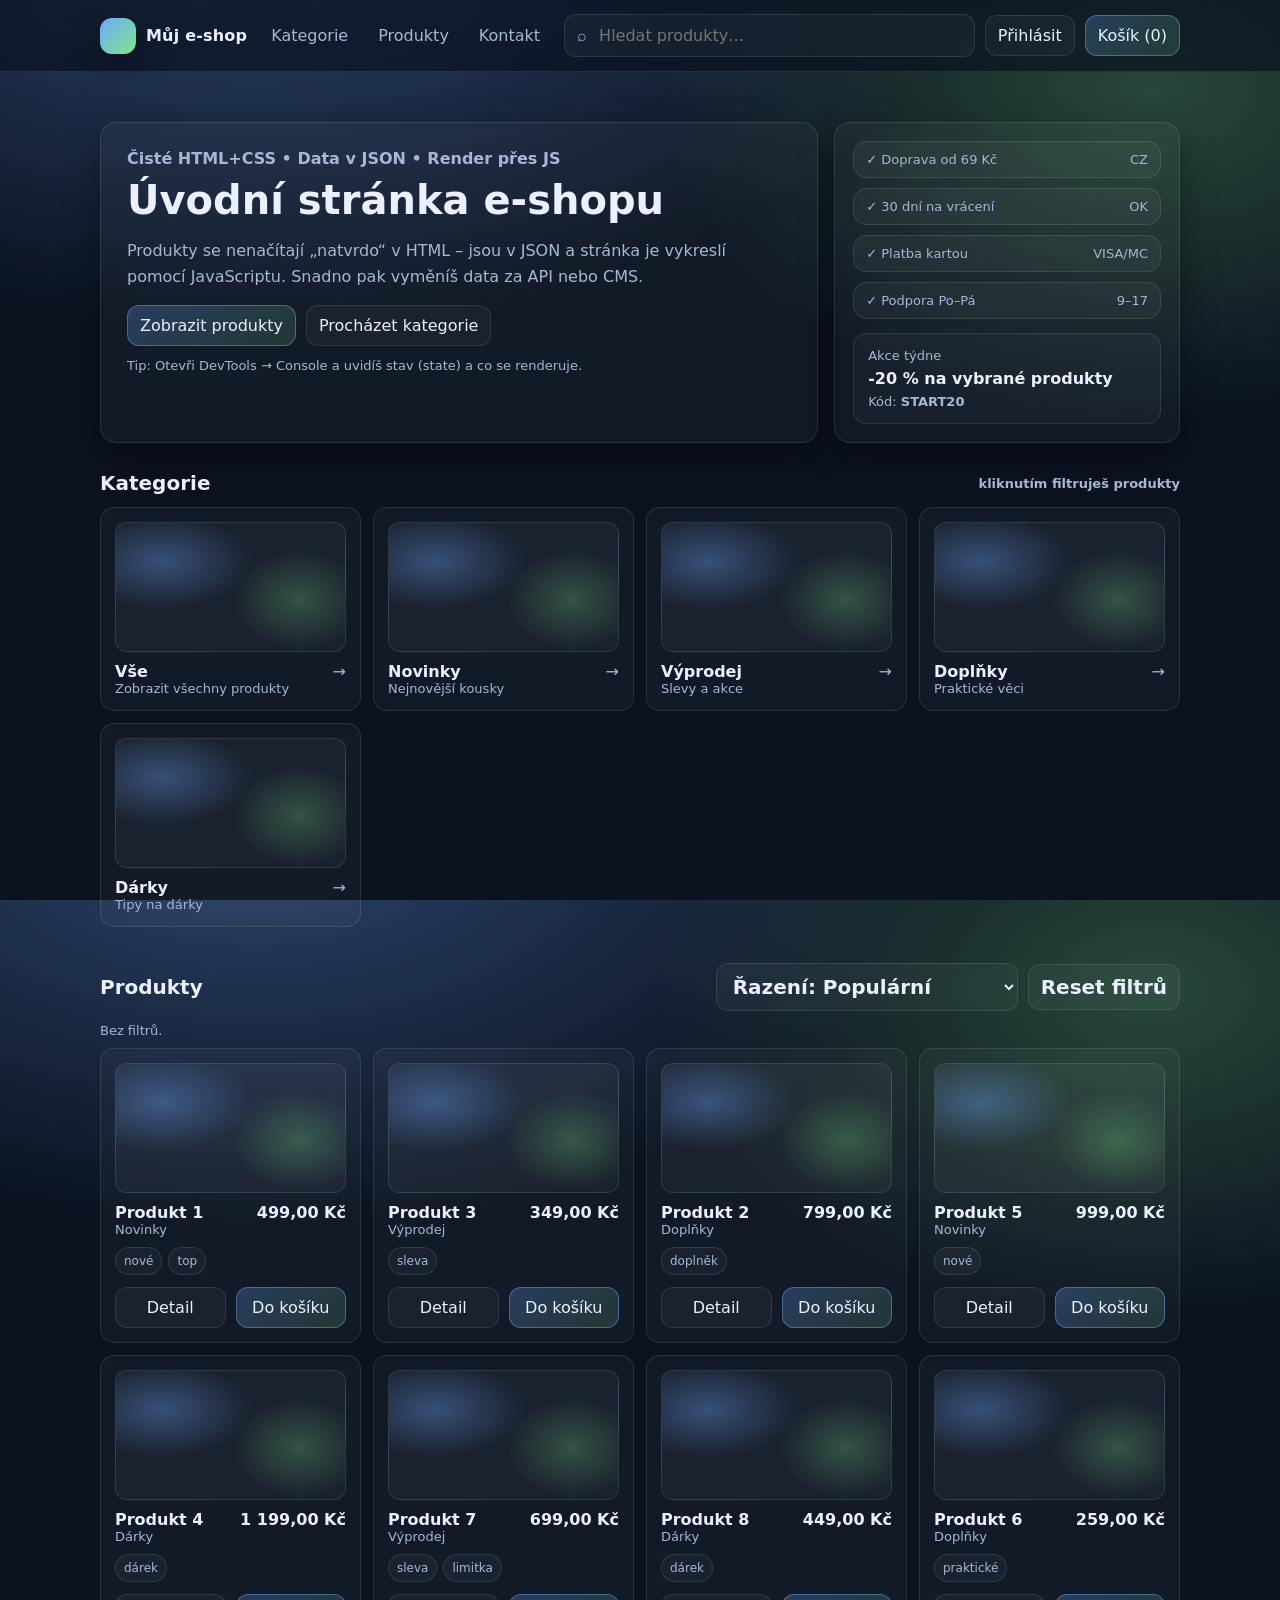
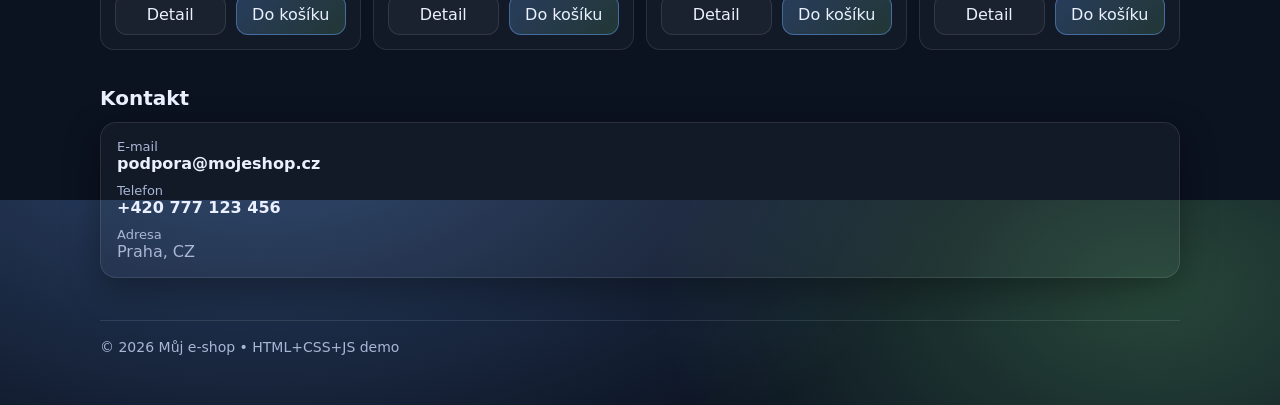
<file: index.html>
<!doctype html>
<html lang="cs">
<head>
  <meta charset="utf-8" />
  <meta name="viewport" content="width=device-width, initial-scale=1" />
  <title>E‑shop – úvod</title>
  <meta name="description" content="Úvodní stránka e‑shopu (HTML+CSS) s daty v JSON a renderem přes JS." />
  <style>
    :root{
      --bg:#0b1220;
      --surface: rgba(255,255,255,.04);
      --surface2: rgba(255,255,255,.06);
      --border: rgba(255,255,255,.10);
      --text:#eaf0ff;
      --muted:#a9b6d6;
      --brand:#6ea8fe;
      --brand2:#7ee787;
      --danger:#ff6b6b;

      --radius:16px;
      --shadow: 0 12px 35px rgba(0,0,0,.35);
      --max:1120px;
    }

    *{ box-sizing:border-box; }
    html, body{ height:100%; }
    body{
      margin:0;
      font-family: ui-sans-serif, system-ui, -apple-system, Segoe UI, Roboto, Arial, "Noto Sans", "Liberation Sans", sans-serif;
      background:
        radial-gradient(1200px 700px at 20% -10%, rgba(110,168,254,.35), transparent 60%),
        radial-gradient(900px 600px at 90% 10%, rgba(126,231,135,.25), transparent 55%),
        var(--bg);
      color:var(--text);
    }

    a{ color:inherit; text-decoration:none; }
    button, input, select{ font:inherit; color:inherit; }

    .container{ max-width:var(--max); margin:0 auto; padding:20px; }

    /* Topbar */
    .topbar{
      position:sticky; top:0; z-index:10;
      backdrop-filter: blur(10px);
      background: rgba(11,18,32,.70);
      border-bottom: 1px solid var(--border);
    }
    .topbar-inner{
      max-width:var(--max);
      margin:0 auto;
      padding:14px 20px;
      display:flex;
      gap:14px;
      align-items:center;
      justify-content:space-between;
      flex-wrap:wrap;
    }
    .brand{
      display:flex; align-items:center; gap:10px;
      font-weight:800; letter-spacing:.2px;
    }
    .logo{
      width:36px; height:36px; border-radius:12px;
      background: linear-gradient(135deg, var(--brand), var(--brand2));
      box-shadow: var(--shadow);
    }
    .nav{ display:flex; gap:10px; align-items:center; color:var(--muted); flex-wrap:wrap; }
    .nav a{ padding:8px 10px; border-radius:10px; }
    .nav a:hover{ background: rgba(255,255,255,.06); color: var(--text); }

    .actions{ display:flex; gap:10px; align-items:center; flex:1; justify-content:flex-end; min-width: 280px; }
    .search{
      display:flex; align-items:center; gap:10px;
      padding:10px 12px;
      border:1px solid var(--border);
      border-radius:12px;
      background: var(--surface);
      flex: 1;
      min-width: 200px;
    }
    .search input{
      width:100%;
      border:0; outline:0;
      background:transparent;
    }

    .btn{
      border:1px solid var(--border);
      background: var(--surface);
      padding:10px 12px;
      border-radius:12px;
      cursor:pointer;
    }
    .btn:hover{ background: var(--surface2); }
    .btn.primary{
      border-color: rgba(110,168,254,.45);
      background: linear-gradient(135deg, rgba(110,168,254,.25), rgba(126,231,135,.15));
    }
    .btn.danger{
      border-color: rgba(255,107,107,.45);
      background: rgba(255,107,107,.10);
    }

    /* Hero */
    .hero{ padding:30px 0 10px; }
    .hero-grid{
      display:grid;
      grid-template-columns: 1.35fr .65fr;
      gap:16px;
      align-items:stretch;
    }
    .panel{
      border:1px solid var(--border);
      background: rgba(255,255,255,.03);
      border-radius: var(--radius);
      box-shadow: var(--shadow);
    }
    .hero-main{ padding:26px; }
    .kicker{ color:var(--muted); font-weight:700; }
    h1{ margin:10px 0 10px; font-size:40px; line-height:1.1; }
    .lead{ color:var(--muted); font-size:16px; line-height:1.6; max-width:60ch; }
    .hero-cta{ display:flex; gap:10px; flex-wrap:wrap; margin-top:16px; }

    .hero-side{ padding:18px; }
    .badge{
      display:flex; align-items:center; justify-content:space-between;
      gap:10px;
      padding:10px 12px;
      border-radius:14px;
      border:1px solid var(--border);
      background: var(--surface);
      color:var(--muted);
      font-size:13px;
    }

    /* Sections */
    .section{ padding:18px 0; }
    .section h2{
      margin:0 0 12px;
      font-size:20px;
      display:flex;
      align-items:center;
      justify-content:space-between;
      gap:10px;
    }
    .subtools{
      display:flex;
      gap:10px;
      flex-wrap:wrap;
      align-items:center;
      justify-content:flex-end;
    }
    .select{
      border:1px solid var(--border);
      background: var(--surface);
      padding:10px 12px;
      border-radius:12px;
      outline:0;
    }
    .hint{ color:var(--muted); font-size:13px; }

    .grid{
      display:grid;
      gap:12px;
      grid-template-columns: repeat(4, 1fr);
    }
    .card{
      border:1px solid var(--border);
      background: rgba(255,255,255,.03);
      border-radius: 14px;
      padding:14px;
    }
    .card:hover{ background: rgba(255,255,255,.05); }
    .thumb{
      height:130px;
      border-radius:12px;
      border:1px solid var(--border);
      background:
        radial-gradient(150px 80px at 20% 30%, rgba(110,168,254,.35), transparent 60%),
        radial-gradient(120px 90px at 80% 60%, rgba(126,231,135,.25), transparent 55%),
        rgba(255,255,255,.04);
      margin-bottom:10px;
    }
    .meta{ display:flex; justify-content:space-between; align-items:flex-start; gap:10px; }
    .title{ font-weight:800; }
    .price{ font-weight:900; white-space:nowrap; }
    .muted{ color:var(--muted); }
    .small{ font-size:13px; }
    .tags{ display:flex; gap:6px; flex-wrap:wrap; margin-top:10px; }
    .tag{
      font-size:12px;
      color: var(--muted);
      border:1px solid var(--border);
      background: var(--surface);
      padding:6px 8px;
      border-radius:999px;
    }
    .card-actions{ display:flex; gap:10px; margin-top:12px; }
    .card-actions .btn{ flex:1; }

    .empty{
      border:1px dashed var(--border);
      border-radius:14px;
      padding:16px;
      color:var(--muted);
      background: rgba(255,255,255,.02);
    }

    /* Cart drawer (simple) */
    .drawer{
      position:fixed;
      right:16px;
      bottom:16px;
      width:min(420px, calc(100vw - 32px));
      max-height: 70vh;
      overflow:auto;
      display:none;
      border:1px solid var(--border);
      border-radius: var(--radius);
      background: rgba(11,18,32,.85);
      backdrop-filter: blur(10px);
      box-shadow: var(--shadow);
    }
    .drawer.open{ display:block; }
    .drawer-header{
      position:sticky; top:0;
      display:flex; align-items:center; justify-content:space-between; gap:10px;
      padding:12px 14px;
      background: rgba(11,18,32,.92);
      border-bottom:1px solid var(--border);
    }
    .drawer-body{ padding:12px 14px; }
    .line{
      display:flex; justify-content:space-between; gap:12px;
      padding:10px 0;
      border-bottom: 1px solid rgba(255,255,255,.06);
    }
    .line:last-child{ border-bottom:0; }
    .qty{
      display:flex; gap:8px; align-items:center;
    }
    .qty button{ padding:6px 10px; border-radius:10px; }

    .footer{
      margin-top:24px;
      border-top:1px solid var(--border);
      color:var(--muted);
      padding:18px 0 30px;
      font-size:14px;
    }

    @media (max-width: 980px){
      .hero-grid{ grid-template-columns: 1fr; }
      .grid{ grid-template-columns: repeat(2, 1fr); }
      h1{ font-size:34px; }
    }
    @media (max-width: 520px){
      .grid{ grid-template-columns: 1fr; }
      .actions{ width:100%; justify-content:stretch; }
      .btn{ flex:0 0 auto; }
    }
  </style>
</head>
<body>
  <header class="topbar">
    <div class="topbar-inner">
      <a class="brand" href="#">
        <span class="logo" aria-hidden="true"></span>
        <span id="shopName">Můj e‑shop</span>
      </a>

      <nav class="nav" aria-label="Hlavní navigace">
        <a href="#kategorie">Kategorie</a>
        <a href="#produkty">Produkty</a>
        <a href="#kontakt">Kontakt</a>
      </nav>

      <div class="actions">
        <label class="search" aria-label="Vyhledávání">
          <span class="muted">⌕</span>
          <input id="q" type="search" placeholder="Hledat produkty…" autocomplete="off" />
        </label>
        <button class="btn" type="button">Přihlásit</button>
        <button class="btn primary" id="cartBtn" type="button" aria-haspopup="dialog" aria-controls="cartDrawer">
          Košík (<span id="cartCount">0</span>)
        </button>
      </div>
    </div>
  </header>

  <main class="container">
    <section class="hero">
      <div class="hero-grid">
        <div class="panel hero-main">
          <div class="kicker">Čisté HTML+CSS • Data v JSON • Render přes JS</div>
          <h1>Úvodní stránka e‑shopu</h1>
          <p class="lead">
            Produkty se nenačítají „natvrdo“ v HTML – jsou v JSON a stránka je vykreslí pomocí JavaScriptu.
            Snadno pak vyměníš data za API nebo CMS.
          </p>
          <div class="hero-cta">
            <a class="btn primary" href="#produkty">Zobrazit produkty</a>
            <a class="btn" href="#kategorie">Procházet kategorie</a>
          </div>
          <p class="hint" style="margin-top:12px;">
            Tip: Otevři DevTools → Console a uvidíš stav (state) a co se renderuje.
          </p>
        </div>

        <aside class="panel hero-side" aria-label="Info panel">
          <div style="display:flex; flex-direction:column; gap:10px;">
            <div class="badge"><span>✓ Doprava od 69 Kč</span><span class="muted">CZ</span></div>
            <div class="badge"><span>✓ 30 dní na vrácení</span><span class="muted">OK</span></div>
            <div class="badge"><span>✓ Platba kartou</span><span class="muted">VISA/MC</span></div>
            <div class="badge"><span>✓ Podpora Po–Pá</span><span class="muted">9–17</span></div>
          </div>

          <div class="card" style="margin-top:14px;">
            <div class="muted small">Akce týdne</div>
            <div class="title" style="margin-top:6px;">-20 % na vybrané produkty</div>
            <div class="muted small" style="margin-top:6px;">Kód: <strong>START20</strong></div>
          </div>
        </aside>
      </div>
    </section>

    <section class="section" id="kategorie">
      <h2>
        Kategorie
        <span class="hint">kliknutím filtruješ produkty</span>
      </h2>
      <div id="categoryGrid" class="grid" role="list" aria-label="Seznam kategorií"></div>
      <div id="categoryEmpty" class="empty" style="display:none;">Žádné kategorie.</div>
    </section>

    <section class="section" id="produkty">
      <h2>
        Produkty
        <span class="subtools">
          <select id="sort" class="select" aria-label="Řazení">
            <option value="popular">Řazení: Populární</option>
            <option value="priceAsc">Cena: od nejlevnějšího</option>
            <option value="priceDesc">Cena: od nejdražšího</option>
            <option value="nameAsc">Název: A→Z</option>
          </select>
          <button class="btn" id="resetBtn" type="button">Reset filtrů</button>
        </span>
      </h2>

      <div class="hint" id="activeFilters" style="margin-bottom:10px;"></div>
      <div id="productGrid" class="grid" role="list" aria-label="Seznam produktů"></div>
      <div id="productEmpty" class="empty" style="display:none;">Nic nenalezeno. Zkus změnit filtr nebo dotaz.</div>
    </section>

    <section class="section" id="kontakt">
      <h2>Kontakt</h2>
      <div class="panel" style="padding:16px;">
        <div class="muted small">E‑mail</div>
        <div class="title">podpora@mojeshop.cz</div>
        <div class="muted small" style="margin-top:10px;">Telefon</div>
        <div class="title">+420 777 123 456</div>
        <div class="muted small" style="margin-top:10px;">Adresa</div>
        <div class="muted">Praha, CZ</div>
      </div>
    </section>

    <footer class="footer">
      © <span id="year"></span> <span id="shopNameFooter">Můj e‑shop</span> • HTML+CSS+JS demo
    </footer>
  </main>

  <!-- Jednoduchý košík jako „drawer“ -->
  <aside id="cartDrawer" class="drawer" role="dialog" aria-label="Košík">
    <div class="drawer-header">
      <div class="title">Košík</div>
      <div style="display:flex; gap:10px; align-items:center;">
        <div class="muted small">Položky: <strong id="cartCount2">0</strong></div>
        <button class="btn" id="closeCartBtn" type="button">Zavřít</button>
      </div>
    </div>
    <div class="drawer-body">
      <div id="cartLines"></div>
      <div style="margin-top:12px; display:flex; justify-content:space-between; align-items:center;">
        <div class="muted">Celkem</div>
        <div class="title" id="cartTotal">0 Kč</div>
      </div>
      <div style="margin-top:12px; display:flex; gap:10px;">
        <button class="btn danger" id="clearCartBtn" type="button">Vyprázdnit</button>
        <button class="btn primary" type="button" style="flex:1;">Pokračovat</button>
      </div>
      <div class="hint" style="margin-top:10px;">
        Košík je jen ukázka (state v paměti). Snadno to napojíš na localStorage nebo backend.
      </div>
    </div>
  </aside>

  <script>
    /**
     * DATA (JSON-like): tady později vyměníš za fetch("/api/products") apod.
     */
    const SHOP = {
      name: "Můj e‑shop",
      currency: "CZK",
      locale: "cs-CZ"
    };

    const CATEGORIES = [
      { id: "new", name: "Novinky", description: "Nejnovější kousky" },
      { id: "sale", name: "Výprodej", description: "Slevy a akce" },
      { id: "accessories", name: "Doplňky", description: "Praktické věci" },
      { id: "gifts", name: "Dárky", description: "Tipy na dárky" }
    ];

    const PRODUCTS = [
      { id: "p1", name: "Produkt 1", categoryId: "new", price: 499, popularity: 95, tags: ["nové", "top"] },
      { id: "p2", name: "Produkt 2", categoryId: "accessories", price: 799, popularity: 88, tags: ["doplněk"] },
      { id: "p3", name: "Produkt 3", categoryId: "sale", price: 349, popularity: 90, tags: ["sleva"] },
      { id: "p4", name: "Produkt 4", categoryId: "gifts", price: 1199, popularity: 80, tags: ["dárek"] },
      { id: "p5", name: "Produkt 5", categoryId: "new", price: 999, popularity: 85, tags: ["nové"] },
      { id: "p6", name: "Produkt 6", categoryId: "accessories", price: 259, popularity: 70, tags: ["praktické"] },
      { id: "p7", name: "Produkt 7", categoryId: "sale", price: 699, popularity: 77, tags: ["sleva", "limitka"] },
      { id: "p8", name: "Produkt 8", categoryId: "gifts", price: 449, popularity: 73, tags: ["dárek"] }
    ];

    /**
     * STATE: připravené pro JS (filtry, sort, košík).
     */
    const state = {
      q: "",
      categoryId: null,
      sort: "popular",
      cart: new Map() // productId -> qty
    };

    const $ = (sel) => document.querySelector(sel);

    function formatMoney(value) {
      return new Intl.NumberFormat(SHOP.locale, { style: "currency", currency: SHOP.currency }).format(value);
    }

    function setShopName() {
      $("#shopName").textContent = SHOP.name;
      $("#shopNameFooter").textContent = SHOP.name;
      document.title = `${SHOP.name} – úvod`;
    }

    function renderCategories() {
      const grid = $("#categoryGrid");
      grid.innerHTML = "";

      // "Vše" pseudo-kategorie
      const allCard = document.createElement("a");
      allCard.href = "#produkty";
      allCard.className = "card";
      allCard.role = "listitem";
      allCard.innerHTML = `
        <div class="thumb" aria-hidden="true"></div>
        <div class="meta">
          <div>
            <div class="title">Vše</div>
            <div class="muted small">Zobrazit všechny produkty</div>
          </div>
          <div class="muted">→</div>
        </div>
      `;
      allCard.addEventListener("click", (e) => {
        e.preventDefault();
        state.categoryId = null;
        syncUI();
        location.hash = "#produkty";
      });
      grid.appendChild(allCard);

      for (const c of CATEGORIES) {
        const card = document.createElement("a");
        card.href = "#produkty";
        card.className = "card";
        card.role = "listitem";
        card.innerHTML = `
          <div class="thumb" aria-hidden="true"></div>
          <div class="meta">
            <div>
              <div class="title">${escapeHtml(c.name)}</div>
              <div class="muted small">${escapeHtml(c.description || "")}</div>
            </div>
            <div class="muted">→</div>
          </div>
        `;
        card.addEventListener("click", (e) => {
          e.preventDefault();
          state.categoryId = c.id;
          syncUI();
          location.hash = "#produkty";
        });
        grid.appendChild(card);
      }

      $("#categoryEmpty").style.display = (CATEGORIES.length ? "none" : "block");
    }

    function getFilteredProducts() {
      const q = state.q.trim().toLowerCase();
      let list = PRODUCTS.slice();

      if (state.categoryId) {
        list = list.filter(p => p.categoryId === state.categoryId);
      }
      if (q) {
        list = list.filter(p =>
          p.name.toLowerCase().includes(q) ||
          (p.tags || []).some(t => String(t).toLowerCase().includes(q))
        );
      }

      // sort
      switch (state.sort) {
        case "priceAsc":
          list.sort((a,b) => a.price - b.price);
          break;
        case "priceDesc":
          list.sort((a,b) => b.price - a.price);
          break;
        case "nameAsc":
          list.sort((a,b) => a.name.localeCompare(b.name, "cs"));
          break;
        case "popular":
        default:
          list.sort((a,b) => (b.popularity ?? 0) - (a.popularity ?? 0));
          break;
      }

      return list;
    }

    function renderProducts() {
      const grid = $("#productGrid");
      const items = getFilteredProducts();
      grid.innerHTML = "";

      for (const p of items) {
        const cat = CATEGORIES.find(c => c.id === p.categoryId);
        const card = document.createElement("article");
        card.className = "card";
        card.role = "listitem";

        const tags = (p.tags || []).slice(0, 3).map(t => `<span class="tag">${escapeHtml(t)}</span>`).join("");

        card.innerHTML = `
          <div class="thumb" aria-hidden="true"></div>
          <div class="meta">
            <div>
              <div class="title">${escapeHtml(p.name)}</div>
              <div class="muted small">${escapeHtml(cat?.name || "Bez kategorie")}</div>
            </div>
            <div class="price">${formatMoney(p.price)}</div>
          </div>
          <div class="tags">${tags}</div>
          <div class="card-actions">
            <button class="btn" type="button" data-action="detail" data-id="${p.id}">Detail</button>
            <button class="btn primary" type="button" data-action="add" data-id="${p.id}">Do košíku</button>
          </div>
        `;

        card.addEventListener("click", (e) => {
          const btn = e.target.closest("button");
          if (!btn) return;
          const id = btn.getAttribute("data-id");
          const action = btn.getAttribute("data-action");

          if (action === "add") {
            addToCart(id, 1);
            openCart();
          } else if (action === "detail") {
            // Placeholder: připraveno pro budoucí routování / produktovou stránku
            const prod = PRODUCTS.find(x => x.id === id);
            alert(`Detail produktu:\n\n${prod.name}\nCena: ${formatMoney(prod.price)}\n\n(Tady později otevřeš /product/${id})`);
          }
        });

        grid.appendChild(card);
      }

      $("#productEmpty").style.display = (items.length ? "none" : "block");
    }

    function renderActiveFilters() {
      const parts = [];
      if (state.categoryId) {
        const cat = CATEGORIES.find(c => c.id === state.categoryId);
        parts.push(`Kategorie: <strong>${escapeHtml(cat?.name || state.categoryId)}</strong>`);
      }
      if (state.q.trim()) {
        parts.push(`Hledání: <strong>${escapeHtml(state.q.trim())}</strong>`);
      }

      $("#activeFilters").innerHTML = parts.length
        ? `Aktivní filtry: ${parts.join(" • ")}`
        : `<span class="muted">Bez filtrů.</span>`;
    }

    function addToCart(productId, qty) {
      const current = state.cart.get(productId) || 0;
      state.cart.set(productId, current + qty);
      syncCartUI();
    }

    function changeQty(productId, delta) {
      const current = state.cart.get(productId) || 0;
      const next = current + delta;
      if (next <= 0) state.cart.delete(productId);
      else state.cart.set(productId, next);
      syncCartUI();
    }

    function clearCart() {
      state.cart.clear();
      syncCartUI();
    }

    function cartCount() {
      let count = 0;
      for (const qty of state.cart.values()) count += qty;
      return count;
    }

    function cartTotal() {
      let total = 0;
      for (const [id, qty] of state.cart.entries()) {
        const p = PRODUCTS.find(x => x.id === id);
        if (!p) continue;
        total += p.price * qty;
      }
      return total;
    }

    function syncCartUI() {
      const count = cartCount();
      $("#cartCount").textContent = String(count);
      $("#cartCount2").textContent = String(count);

      const lines = $("#cartLines");
      lines.innerHTML = "";

      if (count === 0) {
        lines.innerHTML = `<div class="empty">Košík je prázdný.</div>`;
      } else {
        for (const [id, qty] of state.cart.entries()) {
          const p = PRODUCTS.find(x => x.id === id);
          if (!p) continue;

          const row = document.createElement("div");
          row.className = "line";
          row.innerHTML = `
            <div style="min-width: 0;">
              <div class="title" style="white-space:nowrap; overflow:hidden; text-overflow:ellipsis;">${escapeHtml(p.name)}</div>
              <div class="muted small">${formatMoney(p.price)} • <span class="muted small">Mezisoučet:</span> <strong>${formatMoney(p.price * qty)}</strong></div>
            </div>
            <div class="qty">
              <button class="btn" type="button" data-delta="-1" aria-label="Odebrat">−</button>
              <strong style="min-width:24px; text-align:center;">${qty}</strong>
              <button class="btn" type="button" data-delta="1" aria-label="Přidat">+</button>
            </div>
          `;
          row.addEventListener("click", (e) => {
            const btn = e.target.closest("button");
            if (!btn) return;
            const delta = Number(btn.getAttribute("data-delta"));
            changeQty(id, delta);
          });
          lines.appendChild(row);
        }
      }

      $("#cartTotal").textContent = formatMoney(cartTotal());

      // debug
      console.log("[cart]", Object.fromEntries(state.cart.entries()), "count=", count, "total=", cartTotal());
    }

    function openCart() { $("#cartDrawer").classList.add("open"); }
    function closeCart() { $("#cartDrawer").classList.remove("open"); }

    function syncUI() {
      renderActiveFilters();
      renderProducts();
      syncCartUI();
      console.log("[state]", { ...state, cart: Object.fromEntries(state.cart.entries()) });
    }

    function escapeHtml(str) {
      return String(str)
        .replaceAll("&", "&amp;")
        .replaceAll("<", "&lt;")
        .replaceAll(">", "&gt;")
        .replaceAll('"', "&quot;")
        .replaceAll("'", "&#039;");
    }

    function wireEvents() {
      $("#q").addEventListener("input", (e) => {
        state.q = e.target.value;
        syncUI();
      });

      $("#sort").addEventListener("change", (e) => {
        state.sort = e.target.value;
        syncUI();
      });

      $("#resetBtn").addEventListener("click", () => {
        state.q = "";
        state.categoryId = null;
        state.sort = "popular";
        $("#q").value = "";
        $("#sort").value = "popular";
        syncUI();
      });

      $("#cartBtn").addEventListener("click", () => {
        const open = $("#cartDrawer").classList.contains("open");
        if (open) closeCart(); else openCart();
      });

      $("#closeCartBtn").addEventListener("click", closeCart);
      $("#clearCartBtn").addEventListener("click", clearCart);

      // zavření drawer klávesou ESC
      document.addEventListener("keydown", (e) => {
        if (e.key === "Escape") closeCart();
      });
    }

    // INIT
    $("#year").textContent = new Date().getFullYear();
    setShopName();
    renderCategories();
    wireEvents();
    syncUI();
  </script>
</body>
</html>
</file>
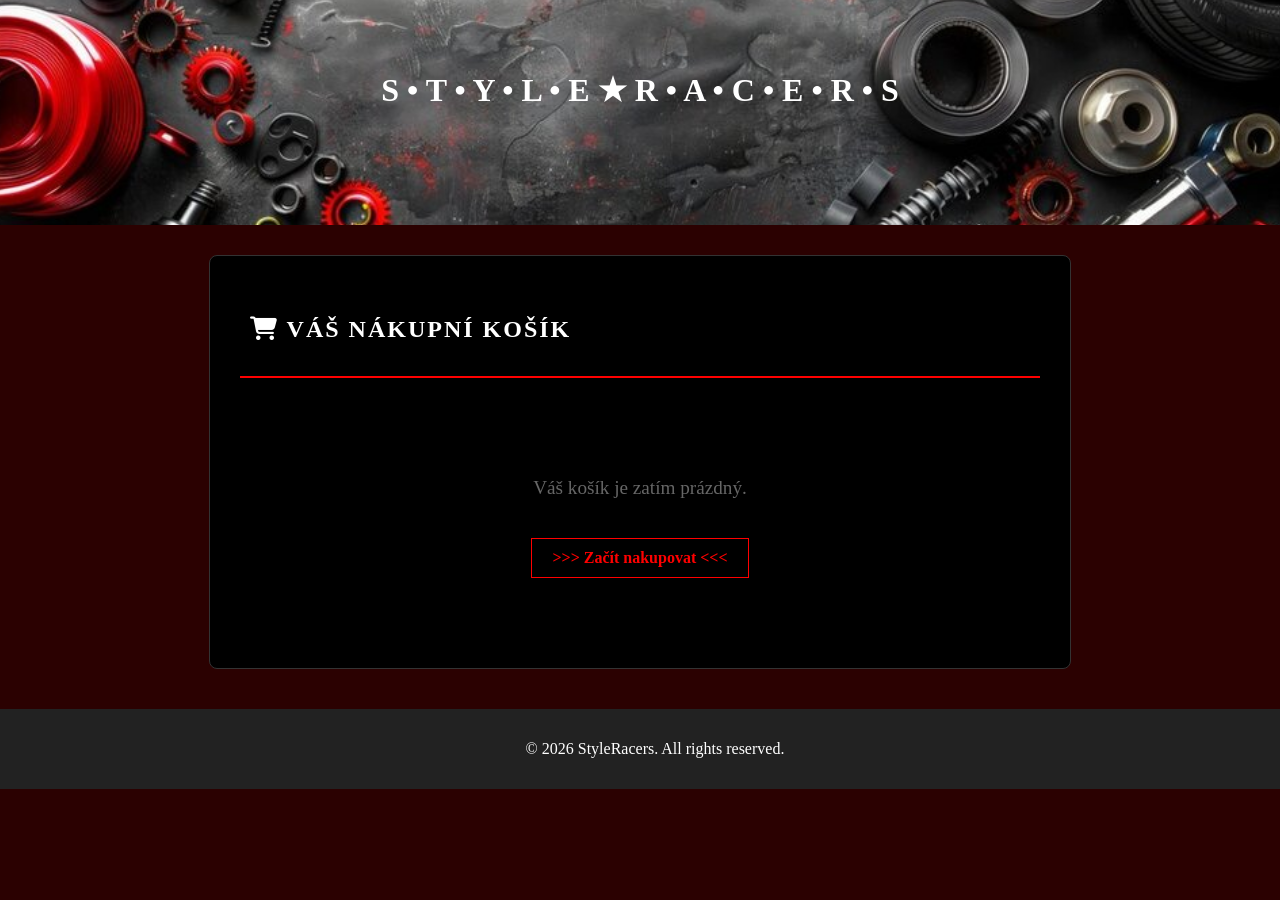
<file: cart.html>
<!DOCTYPE html>
<html>
<head>
  <link rel="stylesheet" href="https://cdnjs.cloudflare.com/ajax/libs/font-awesome/6.4.0/css/all.min.css">
  <title>Košík | Style Racers</title>
  <link rel="stylesheet" href="style.css">
</head>
<body>

<header>
  <h1>S • T • Y • L • E   ★    R • A • C • E • R • S</h1>
  <div class="header-controls">
    <a href="indexMain.html" class="cart-button">
      <i class="fas fa-arrow-left"></i> Zpět k nákupu
    </a>
  </div>
</header>

<div class="cart-wrapper">
  <h2><i class="fas fa-shopping-cart"></i> Váš nákupní košík</h2>
  
  <div id="cart-content"></div>

  <div class="cart-summary" id="cart-summary" style="display: none;">
    <strong>Celkem k úhradě: <span id="total-price-display"></span></strong>
    
    <div class="action-btns">
      <button onclick="clearCart()" style="background: #444;">Vyprázdnit košík</button>
      <button onclick="checkout()" style="background: red;">Pokračovat k platbě</button>
    </div>
  </div>
</div>

<footer>
  <p>© 2026 StyleRacers. All rights reserved.</p>
</footer>

<script>
function renderCart() {
    const cartItems = JSON.parse(localStorage.getItem('cart')) || [];
    const container = document.getElementById('cart-content');
    const summary = document.getElementById('cart-summary');
    const totalPriceDisplay = document.getElementById('total-price-display');
    let total = 0;

    if (cartItems.length === 0) {
        container.innerHTML = `
            <div class="empty-msg">
                <p>Váš košík je zatím prázdný.</p>
                <a href="indexMain.html">>>> Začít nakupovat <<<</a>
            </div>`;
        summary.style.display = 'none';
        return;
    }

    summary.style.display = 'block';
    
    // Tady vytváříme tabulku s třídou .cart-table, kterou máte v CSS
    let html = `
        <table class="cart-table">
            <thead>
                <tr>
                    <th>Produkt</th>
                    <th>Množství</th>
                    <th>Cena</th>
                    <th>Akce</th>
                </tr>
            </thead>
            <tbody>`;

    cartItems.forEach((item, index) => {
        const itemTotal = item.price * item.quantity;
        total += itemTotal;
        html += `
            <tr>
                <td>${item.name}</td>
                <td>${item.quantity}x</td>
                <td>${itemTotal.toLocaleString()} Kč</td>
                <td><button class="remove-btn" onclick="removeItem(${index})">Odstranit</button></td>
            </tr>`;
    });

    html += `</tbody></table>`;
    container.innerHTML = html;

    // Tady vkládáme výslednou cenu s třídou pro červenou barvu
    totalPriceDisplay.innerHTML = `<span class="total-price-value">${total.toLocaleString()} Kč</span>`;
}

function removeItem(index) {
    let cartItems = JSON.parse(localStorage.getItem('cart')) || [];
    cartItems.splice(index, 1);
    localStorage.setItem('cart', JSON.stringify(cartItems));
    renderCart();
}

function clearCart() {
    if(confirm('Opravdu chcete vyprázdnit košík?')) {
        localStorage.removeItem('cart');
        renderCart();
    }
}

function checkout() {
    alert('Děkujeme za objednávku! (Demo)');
}

// Spuštění při načtení
renderCart();
</script>
</body>
</html>
</file>
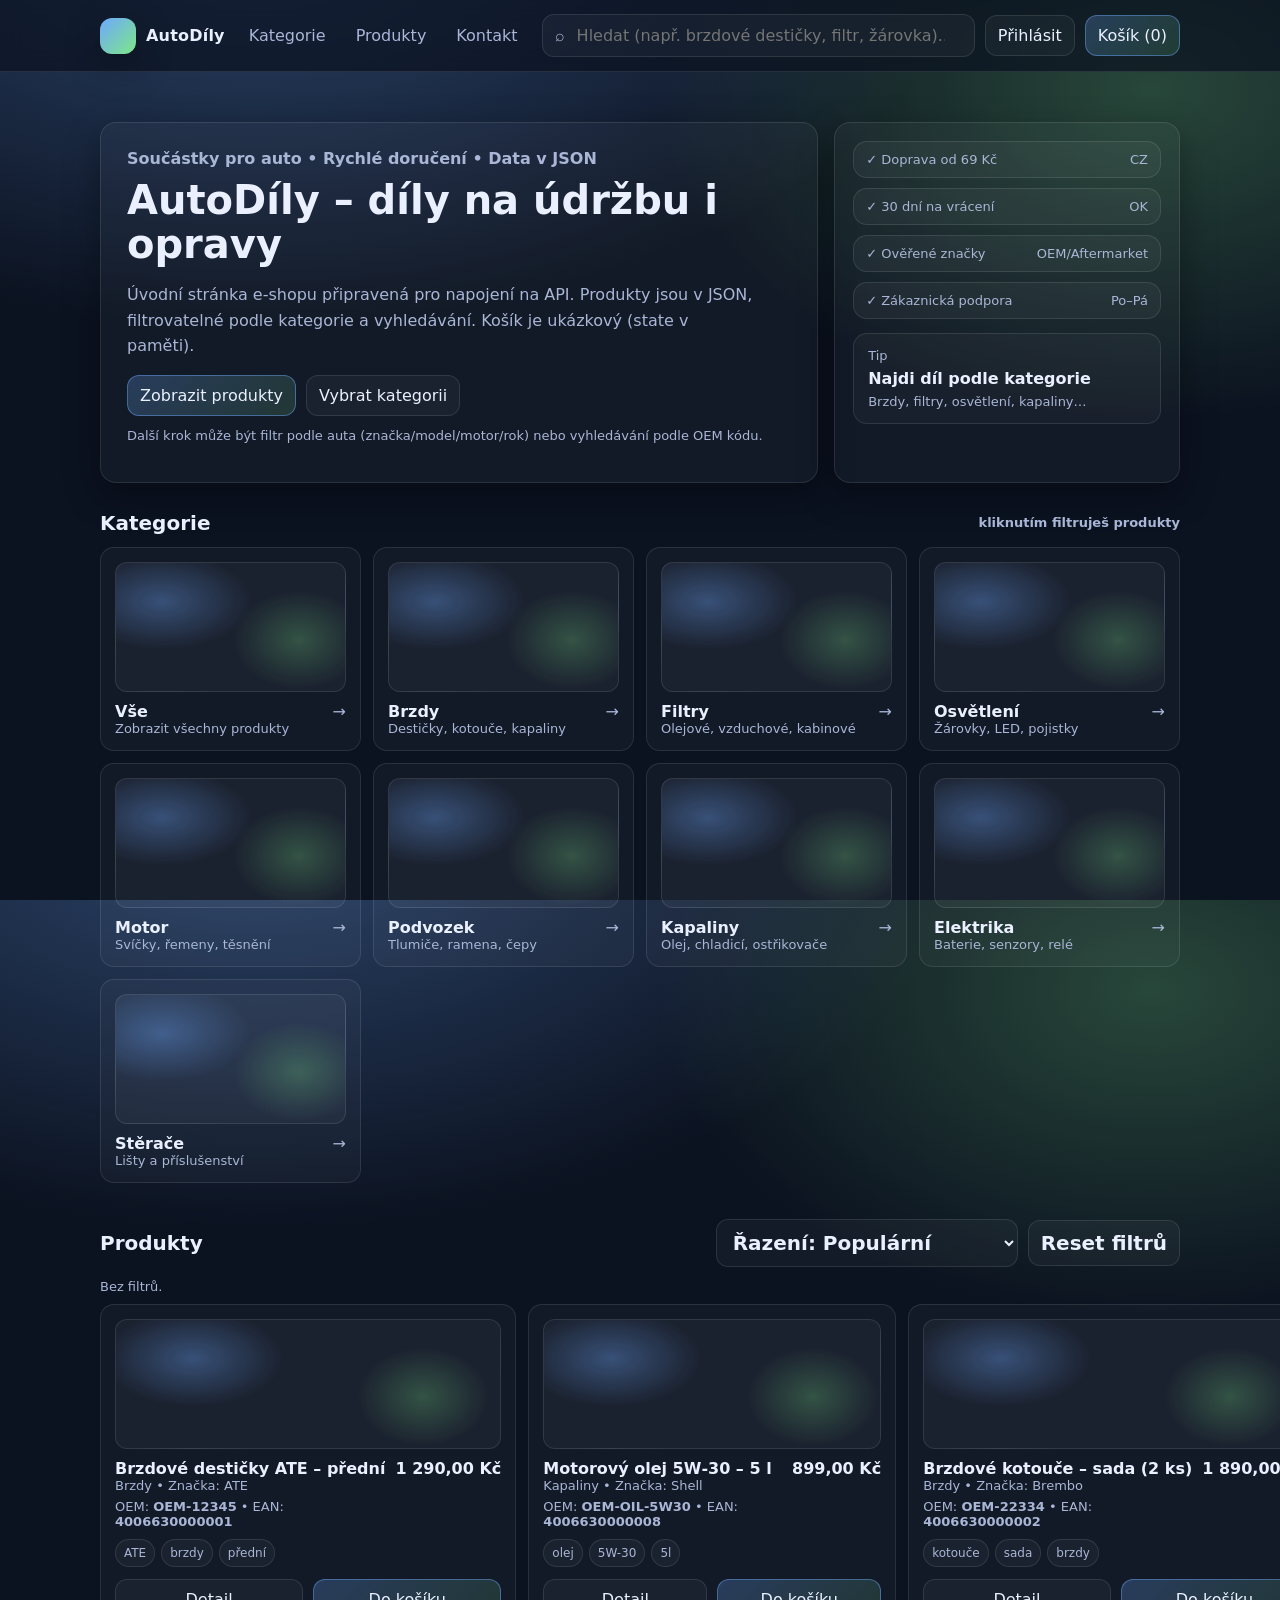
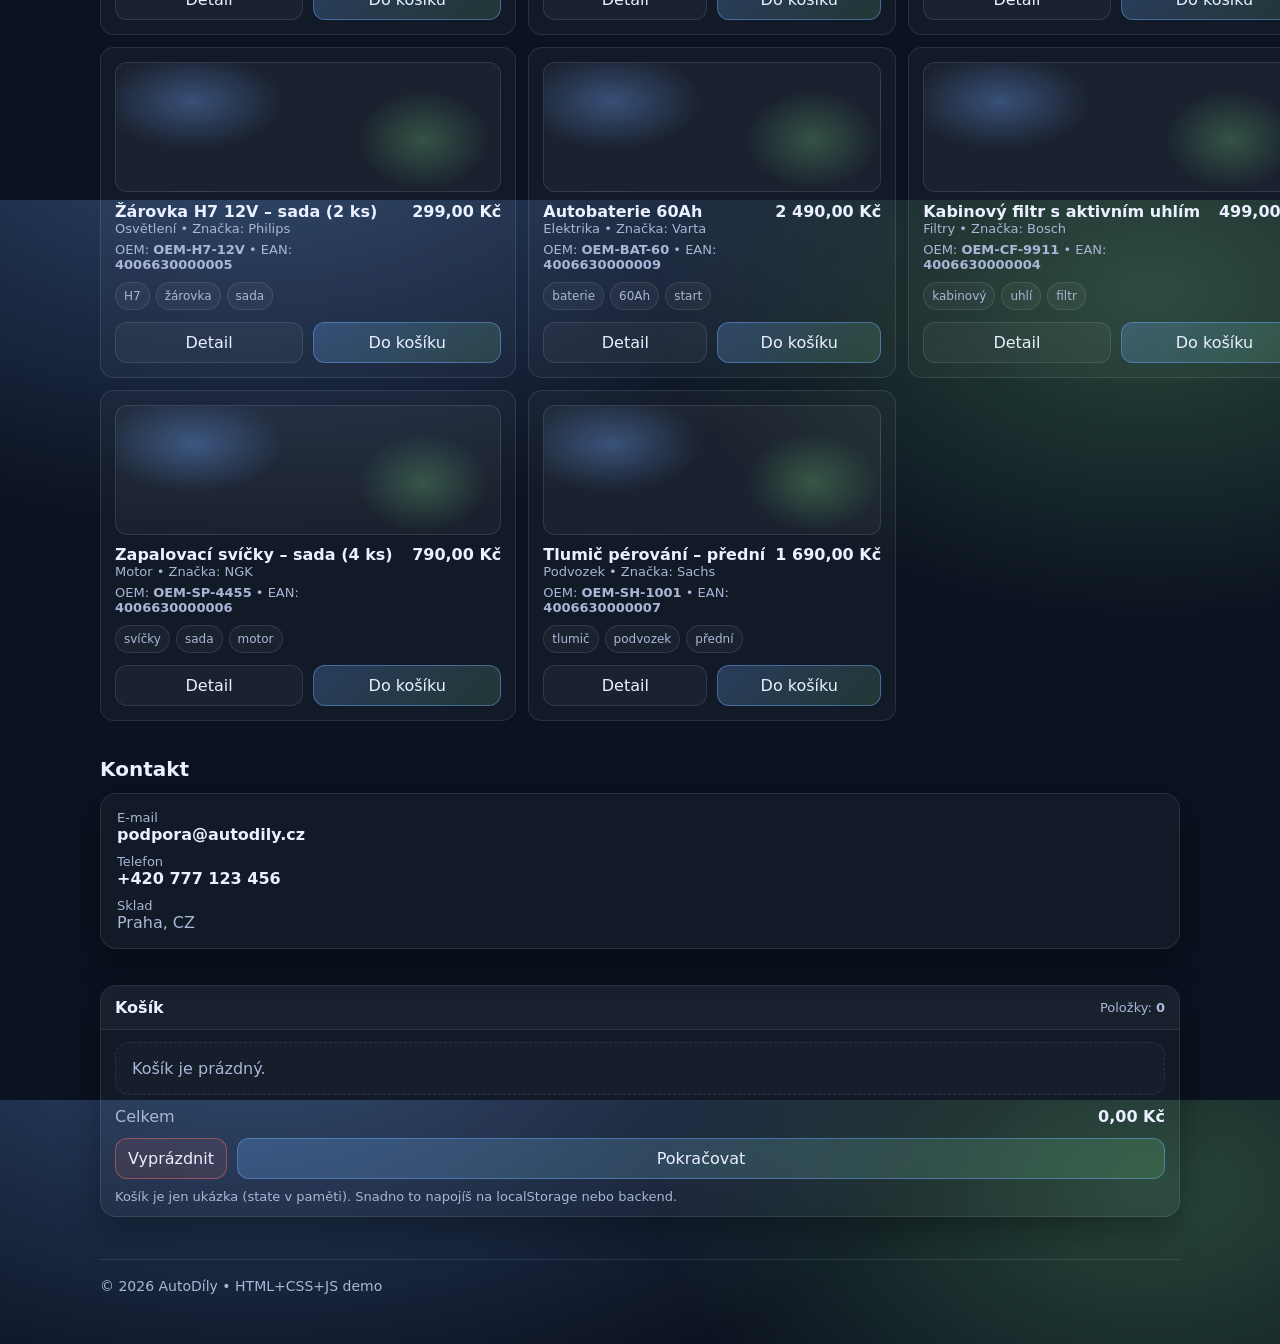
<file: index2.html>
<!doctype html>
<html lang="cs">
<head>
  <meta charset="utf-8" />
  <meta name="viewport" content="width=device-width, initial-scale=1" />
  <title>AutoDíly – úvod</title>
  <meta name="description" content="Úvodní stránka e‑shopu se součástkami pro auto (HTML+CSS) s daty v JSON a renderem přes JS." />
  <style>
    :root{
      --bg:#0b1220;
      --surface: rgba(255,255,255,.04);
      --surface2: rgba(255,255,255,.06);
      --border: rgba(255,255,255,.10);
      --text:#eaf0ff;
      --muted:#a9b6d6;
      --brand:#6ea8fe;
      --brand2:#7ee787;
      --danger:#ff6b6b;

      --radius:16px;
      --shadow: 0 12px 35px rgba(0,0,0,.35);
      --max:1120px;
    }

    *{ box-sizing:border-box; }
    html, body{ height:100%; }
    body{
      margin:0;
      font-family: ui-sans-serif, system-ui, -apple-system, Segoe UI, Roboto, Arial, "Noto Sans", "Liberation Sans", sans-serif;
      background:
        radial-gradient(1200px 700px at 20% -10%, rgba(110,168,254,.35), transparent 60%),
        radial-gradient(900px 600px at 90% 10%, rgba(126,231,135,.25), transparent 55%),
        var(--bg);
      color:var(--text);
    }

    a{ color:inherit; text-decoration:none; }
    button, input, select{ font:inherit; color:inherit; }

    .container{ max-width:var(--max); margin:0 auto; padding:20px; }

    /* Topbar */
    .topbar{
      position:sticky; top:0; z-index:10;
      backdrop-filter: blur(10px);
      background: rgba(11,18,32,.70);
      border-bottom: 1px solid var(--border);
    }
    .topbar-inner{
      max-width:var(--max);
      margin:0 auto;
      padding:14px 20px;
      display:flex;
      gap:14px;
      align-items:center;
      justify-content:space-between;
      flex-wrap:wrap;
    }
    .brand{
      display:flex; align-items:center; gap:10px;
      font-weight:900; letter-spacing:.2px;
    }
    .logo{
      width:36px; height:36px; border-radius:12px;
      background: linear-gradient(135deg, var(--brand), var(--brand2));
      box-shadow: var(--shadow);
    }
    .nav{ display:flex; gap:10px; align-items:center; color:var(--muted); flex-wrap:wrap; }
    .nav a{ padding:8px 10px; border-radius:10px; }
    .nav a:hover{ background: rgba(255,255,255,.06); color: var(--text); }

    .actions{ display:flex; gap:10px; align-items:center; flex:1; justify-content:flex-end; min-width: 280px; }
    .search{
      display:flex; align-items:center; gap:10px;
      padding:10px 12px;
      border:1px solid var(--border);
      border-radius:12px;
      background: var(--surface);
      flex: 1;
      min-width: 200px;
    }
    .search input{
      width:100%;
      border:0; outline:0;
      background:transparent;
    }

    .btn{
      border:1px solid var(--border);
      background: var(--surface);
      padding:10px 12px;
      border-radius:12px;
      cursor:pointer;
    }
    .btn:hover{ background: var(--surface2); }
    .btn.primary{
      border-color: rgba(110,168,254,.45);
      background: linear-gradient(135deg, rgba(110,168,254,.25), rgba(126,231,135,.15));
    }
    .btn.danger{
      border-color: rgba(255,107,107,.45);
      background: rgba(255,107,107,.10);
    }

    /* Hero */
    .hero{ padding:30px 0 10px; }
    .hero-grid{
      display:grid;
      grid-template-columns: 1.35fr .65fr;
      gap:16px;
      align-items:stretch;
    }
    .panel{
      border:1px solid var(--border);
      background: rgba(255,255,255,.03);
      border-radius: var(--radius);
      box-shadow: var(--shadow);
    }
    .hero-main{ padding:26px; }
    .kicker{ color:var(--muted); font-weight:800; }
    h1{ margin:10px 0 10px; font-size:40px; line-height:1.1; }
    .lead{ color:var(--muted); font-size:16px; line-height:1.6; max-width:62ch; }
    .hero-cta{ display:flex; gap:10px; flex-wrap:wrap; margin-top:16px; }

    .hero-side{ padding:18px; }
    .badge{
      display:flex; align-items:center; justify-content:space-between;
      gap:10px;
      padding:10px 12px;
      border-radius:14px;
      border:1px solid var(--border);
      background: var(--surface);
      color:var(--muted);
      font-size:13px;
    }

    /* Sections */
    .section{ padding:18px 0; }
    .section h2{
      margin:0 0 12px;
      font-size:20px;
      display:flex;
      align-items:center;
      justify-content:space-between;
      gap:10px;
    }
    .subtools{
      display:flex;
      gap:10px;
      flex-wrap:wrap;
      align-items:center;
      justify-content:flex-end;
    }
    .select{
      border:1px solid var(--border);
      background: var(--surface);
      padding:10px 12px;
      border-radius:12px;
      outline:0;
    }
    .hint{ color:var(--muted); font-size:13px; }

    .grid{
      display:grid;
      gap:12px;
      grid-template-columns: repeat(4, 1fr);
    }
    .card{
      border:1px solid var(--border);
      background: rgba(255,255,255,.03);
      border-radius: 14px;
      padding:14px;
    }
    .card:hover{ background: rgba(255,255,255,.05); }
    .thumb{
      height:130px;
      border-radius:12px;
      border:1px solid var(--border);
      background:
        radial-gradient(150px 80px at 20% 30%, rgba(110,168,254,.35), transparent 60%),
        radial-gradient(120px 90px at 80% 60%, rgba(126,231,135,.25), transparent 55%),
        rgba(255,255,255,.04);
      margin-bottom:10px;
    }
    .meta{ display:flex; justify-content:space-between; align-items:flex-start; gap:10px; }
    .title{ font-weight:900; }
    .price{ font-weight:900; white-space:nowrap; }
    .muted{ color:var(--muted); }
    .small{ font-size:13px; }
    .tags{ display:flex; gap:6px; flex-wrap:wrap; margin-top:10px; }
    .tag{
      font-size:12px;
      color: var(--muted);
      border:1px solid var(--border);
      background: var(--surface);
      padding:6px 8px;
      border-radius:999px;
    }
    .card-actions{ display:flex; gap:10px; margin-top:12px; }
    .card-actions .btn{ flex:1; }

    .empty{
      border:1px dashed var(--border);
      border-radius:14px;
      padding:16px;
      color:var(--muted);
      background: rgba(255,255,255,.02);
    }

    /* Cart section (full width in page flow) */
    .cart-panel{
      border:1px solid var(--border);
      border-radius: var(--radius);
      background: rgba(255,255,255,.03);
      box-shadow: var(--shadow);
      overflow: hidden;
    }
    .cart-header{
      display:flex; align-items:center; justify-content:space-between; gap:10px;
      padding:12px 14px;
      border-bottom:1px solid var(--border);
      background: rgba(255,255,255,.03);
    }
    .cart-body{ padding:12px 14px; }
    .line{
      display:flex; justify-content:space-between; gap:12px;
      padding:10px 0;
      border-bottom: 1px solid rgba(255,255,255,.06);
    }
    .line:last-child{ border-bottom:0; }
    .qty{
      display:flex; gap:8px; align-items:center;
    }
    .qty button{ padding:6px 10px; border-radius:10px; }

    .footer{
      margin-top:24px;
      border-top:1px solid var(--border);
      color:var(--muted);
      padding:18px 0 30px;
      font-size:14px;
    }

    @media (max-width: 980px){
      .hero-grid{ grid-template-columns: 1fr; }
      .grid{ grid-template-columns: repeat(2, 1fr); }
      h1{ font-size:34px; }
    }
    @media (max-width: 520px){
      .grid{ grid-template-columns: 1fr; }
      .actions{ width:100%; justify-content:stretch; }
      .btn{ flex:0 0 auto; }
    }
  </style>
</head>
<body>
  <header class="topbar">
    <div class="topbar-inner">
      <a class="brand" href="#">
        <span class="logo" aria-hidden="true"></span>
        <span id="shopName">AutoDíly</span>
      </a>

      <nav class="nav" aria-label="Hlavní navigace">
        <a href="#kategorie">Kategorie</a>
        <a href="#produkty">Produkty</a>
        <a href="#kontakt">Kontakt</a>
      </nav>

      <div class="actions">
        <label class="search" aria-label="Vyhledávání">
          <span class="muted">⌕</span>
          <input id="q" type="search" placeholder="Hledat (např. brzdové destičky, filtr, žárovka)..." autocomplete="off" />
        </label>
        <button class="btn" type="button">Přihlásit</button>
        <button class="btn primary" id="cartBtn" type="button" aria-controls="cartSection">
          Košík (<span id="cartCount">0</span>)
        </button>
      </div>
    </div>
  </header>

  <main class="container">
    <section class="hero">
      <div class="hero-grid">
        <div class="panel hero-main">
          <div class="kicker">Součástky pro auto • Rychlé doručení • Data v JSON</div>
          <h1>AutoDíly – díly na údržbu i opravy</h1>
          <p class="lead">
            Úvodní stránka e‑shopu připravená pro napojení na API. Produkty jsou v JSON, filtrovatelné podle kategorie
            a vyhledávání. Košík je ukázkový (state v paměti).
          </p>
          <div class="hero-cta">
            <a class="btn primary" href="#produkty">Zobrazit produkty</a>
            <a class="btn" href="#kategorie">Vybrat kategorii</a>
          </div>
          <p class="hint" style="margin-top:12px;">
            Další krok může být filtr podle auta (značka/model/motor/rok) nebo vyhledávání podle OEM kódu.
          </p>
        </div>

        <aside class="panel hero-side" aria-label="Info panel">
          <div style="display:flex; flex-direction:column; gap:10px;">
            <div class="badge"><span>✓ Doprava od 69 Kč</span><span class="muted">CZ</span></div>
            <div class="badge"><span>✓ 30 dní na vrácení</span><span class="muted">OK</span></div>
            <div class="badge"><span>✓ Ověřené značky</span><span class="muted">OEM/Aftermarket</span></div>
            <div class="badge"><span>✓ Zákaznická podpora</span><span class="muted">Po–Pá</span></div>
          </div>

          <div class="card" style="margin-top:14px;">
            <div class="muted small">Tip</div>
            <div class="title" style="margin-top:6px;">Najdi díl podle kategorie</div>
            <div class="muted small" style="margin-top:6px;">Brzdy, filtry, osvětlení, kapaliny…</div>
          </div>
        </aside>
      </div>
    </section>

    <section class="section" id="kategorie">
      <h2>
        Kategorie
        <span class="hint">kliknutím filtruješ produkty</span>
      </h2>
      <div id="categoryGrid" class="grid" role="list" aria-label="Seznam kategorií"></div>
      <div id="categoryEmpty" class="empty" style="display:none;">Žádné kategorie.</div>
    </section>

    <section class="section" id="produkty">
      <h2>
        Produkty
        <span class="subtools">
          <select id="sort" class="select" aria-label="Řazení">
            <option value="popular">Řazení: Populární</option>
            <option value="priceAsc">Cena: od nejlevnějšího</option>
            <option value="priceDesc">Cena: od nejdražšího</option>
            <option value="nameAsc">Název: A→Z</option>
          </select>
          <button class="btn" id="resetBtn" type="button">Reset filtrů</button>
        </span>
      </h2>

      <div class="hint" id="activeFilters" style="margin-bottom:10px;"></div>
      <div id="productGrid" class="grid" role="list" aria-label="Seznam produktů"></div>
      <div id="productEmpty" class="empty" style="display:none;">Nic nenalezeno. Zkus změnit filtr nebo dotaz.</div>
    </section>

    <section class="section" id="kontakt">
      <h2>Kontakt</h2>
      <div class="panel" style="padding:16px;">
        <div class="muted small">E‑mail</div>
        <div class="title">podpora@autodily.cz</div>
        <div class="muted small" style="margin-top:10px;">Telefon</div>
        <div class="title">+420 777 123 456</div>
        <div class="muted small" style="margin-top:10px;">Sklad</div>
        <div class="muted">Praha, CZ</div>
      </div>
    </section>

    <section class="section" id="cartSection" aria-label="Košík">
      <div class="cart-panel">
        <div class="cart-header">
          <div class="title">Košík</div>
          <div class="muted small">Položky: <strong id="cartCount2">0</strong></div>
        </div>
        <div class="cart-body">
          <div id="cartLines"></div>
          <div style="margin-top:12px; display:flex; justify-content:space-between; align-items:center;">
            <div class="muted">Celkem</div>
            <div class="title" id="cartTotal">0 Kč</div>
          </div>
          <div style="margin-top:12px; display:flex; gap:10px;">
            <button class="btn danger" id="clearCartBtn" type="button">Vyprázdnit</button>
            <button class="btn primary" type="button" style="flex:1;">Pokračovat</button>
          </div>
          <div class="hint" style="margin-top:10px;">
            Košík je jen ukázka (state v paměti). Snadno to napojíš na localStorage nebo backend.
          </div>
        </div>
      </div>
    </section>

    <footer class="footer">
      © <span id="year"></span> <span id="shopNameFooter">AutoDíly</span> • HTML+CSS+JS demo
    </footer>
  </main>

  <script>
    /**
     * DATA (JSON-like): později vyměníš za API (fetch) nebo načtení JSON souboru.
     */
    const SHOP = {
      name: "AutoDíly",
      currency: "CZK",
      locale: "cs-CZ"
    };

    const CATEGORIES = [
      { id: "brakes", name: "Brzdy", description: "Destičky, kotouče, kapaliny" },
      { id: "filters", name: "Filtry", description: "Olejové, vzduchové, kabinové" },
      { id: "lighting", name: "Osvětlení", description: "Žárovky, LED, pojistky" },
      { id: "engine", name: "Motor", description: "Svíčky, řemeny, těsnění" },
      { id: "suspension", name: "Podvozek", description: "Tlumiče, ramena, čepy" },
      { id: "fluids", name: "Kapaliny", description: "Olej, chladicí, ostřikovače" },
      { id: "electronics", name: "Elektrika", description: "Baterie, senzory, relé" },
      { id: "wipers", name: "Stěrače", description: "Lišty a příslušenství" }
    ];

    /**
     * Pozn.: U aut dílů často potřebuješ i kompatibilitu (značka/model/motor/rok),
     * OEM kód, EAN, výrobce, sklad, doprava. Připravené pole "meta".
     */
    const PRODUCTS = [
      {
        id: "p_brk_ate_front",
        name: "Brzdové destičky ATE – přední",
        categoryId: "brakes",
        price: 1290,
        popularity: 95,
        tags: ["ATE", "brzdy", "přední"],
        meta: { oem: "OEM-12345", ean: "4006630000001", brand: "ATE" }
      },
      {
        id: "p_brk_disc_pair",
        name: "Brzdové kotouče – sada (2 ks)",
        categoryId: "brakes",
        price: 1890,
        popularity: 90,
        tags: ["kotouče", "sada", "brzdy"],
        meta: { oem: "OEM-22334", ean: "4006630000002", brand: "Brembo" }
      },
      {
        id: "p_flt_oil_mann",
        name: "Olejový filtr MANN",
        categoryId: "filters",
        price: 239,
        popularity: 88,
        tags: ["filtr", "olej", "MANN"],
        meta: { oem: "OEM-OF-7788", ean: "4006630000003", brand: "MANN-FILTER" }
      },
      {
        id: "p_flt_cabin_charcoal",
        name: "Kabinový filtr s aktivním uhlím",
        categoryId: "filters",
        price: 499,
        popularity: 82,
        tags: ["kabinový", "uhlí", "filtr"],
        meta: { oem: "OEM-CF-9911", ean: "4006630000004", brand: "Bosch" }
      },
      {
        id: "p_lgt_h7_pair",
        name: "Žárovka H7 12V – sada (2 ks)",
        categoryId: "lighting",
        price: 299,
        popularity: 86,
        tags: ["H7", "žárovka", "sada"],
        meta: { oem: "OEM-H7-12V", ean: "4006630000005", brand: "Philips" }
      },
      {
        id: "p_eng_spark_plugs_4",
        name: "Zapalovací svíčky – sada (4 ks)",
        categoryId: "engine",
        price: 790,
        popularity: 78,
        tags: ["svíčky", "sada", "motor"],
        meta: { oem: "OEM-SP-4455", ean: "4006630000006", brand: "NGK" }
      },
      {
        id: "p_sus_shock_front",
        name: "Tlumič pérování – přední",
        categoryId: "suspension",
        price: 1690,
        popularity: 75,
        tags: ["tlumič", "podvozek", "přední"],
        meta: { oem: "OEM-SH-1001", ean: "4006630000007", brand: "Sachs" }
      },
      {
        id: "p_fld_oil_5w30_5l",
        name: "Motorový olej 5W‑30 – 5 l",
        categoryId: "fluids",
        price: 899,
        popularity: 92,
        tags: ["olej", "5W-30", "5l"],
        meta: { oem: "OEM-OIL-5W30", ean: "4006630000008", brand: "Shell" }
      },
      {
        id: "p_ele_battery_60ah",
        name: "Autobaterie 60Ah",
        categoryId: "electronics",
        price: 2490,
        popularity: 84,
        tags: ["baterie", "60Ah", "start"],
        meta: { oem: "OEM-BAT-60", ean: "4006630000009", brand: "Varta" }
      },
      {
        id: "p_wpr_blades_600_400",
        name: "Stěrače – sada 600/400 mm",
        categoryId: "wipers",
        price: 549,
        popularity: 80,
        tags: ["stěrače", "sada", "lišta"],
        meta: { oem: "OEM-WPR-6040", ean: "4006630000010", brand: "Bosch" }
      }
    ];

    /**
     * STATE: připravené pro JS (filtry, sort, košík).
     * Další rozšíření: vehicle filter (značka/model/motor/rok), hledání OEM/EAN, sklad.
     */
    const state = {
      q: "",
      categoryId: null,
      sort: "popular",
      cart: new Map() // productId -> qty
    };

    const $ = (sel) => document.querySelector(sel);

    function formatMoney(value) {
      return new Intl.NumberFormat(SHOP.locale, { style: "currency", currency: SHOP.currency }).format(value);
    }

    function setShopName() {
      $("#shopName").textContent = SHOP.name;
      $("#shopNameFooter").textContent = SHOP.name;
      document.title = `${SHOP.name} – úvod`;
    }

    function renderCategories() {
      const grid = $("#categoryGrid");
      grid.innerHTML = "";

      const allCard = document.createElement("a");
      allCard.href = "#produkty";
      allCard.className = "card";
      allCard.role = "listitem";
      allCard.innerHTML = `
        <div class="thumb" aria-hidden="true"></div>
        <div class="meta">
          <div>
            <div class="title">Vše</div>
            <div class="muted small">Zobrazit všechny produkty</div>
          </div>
          <div class="muted">→</div>
        </div>
      `;
      allCard.addEventListener("click", (e) => {
        e.preventDefault();
        state.categoryId = null;
        syncUI();
        location.hash = "#produkty";
      });
      grid.appendChild(allCard);

      for (const c of CATEGORIES) {
        const card = document.createElement("a");
        card.href = "#produkty";
        card.className = "card";
        card.role = "listitem";
        card.innerHTML = `
          <div class="thumb" aria-hidden="true"></div>
          <div class="meta">
            <div>
              <div class="title">${escapeHtml(c.name)}</div>
              <div class="muted small">${escapeHtml(c.description || "")}</div>
            </div>
            <div class="muted">→</div>
          </div>
        `;
        card.addEventListener("click", (e) => {
          e.preventDefault();
          state.categoryId = c.id;
          syncUI();
          location.hash = "#produkty";
        });
        grid.appendChild(card);
      }

      $("#categoryEmpty").style.display = (CATEGORIES.length ? "none" : "block");
    }

    function getFilteredProducts() {
      const q = state.q.trim().toLowerCase();
      let list = PRODUCTS.slice();

      if (state.categoryId) list = list.filter(p => p.categoryId === state.categoryId);

      // vyhledávání: název, tagy, OEM, EAN, značka
      if (q) {
        list = list.filter(p => {
          const inName = p.name.toLowerCase().includes(q);
          const inTags = (p.tags || []).some(t => String(t).toLowerCase().includes(q));
          const inOEM = (p.meta?.oem || "").toLowerCase().includes(q);
          const inEAN = (p.meta?.ean || "").toLowerCase().includes(q);
          const inBrand = (p.meta?.brand || "").toLowerCase().includes(q);
          return inName || inTags || inOEM || inEAN || inBrand;
        });
      }

      switch (state.sort) {
        case "priceAsc": list.sort((a,b) => a.price - b.price); break;
        case "priceDesc": list.sort((a,b) => b.price - a.price); break;
        case "nameAsc": list.sort((a,b) => a.name.localeCompare(b.name, "cs")); break;
        case "popular":
        default: list.sort((a,b) => (b.popularity ?? 0) - (a.popularity ?? 0)); break;
      }

      return list;
    }

    function renderProducts() {
      const grid = $("#productGrid");
      const items = getFilteredProducts();
      grid.innerHTML = "";

      for (const p of items) {
        const cat = CATEGORIES.find(c => c.id === p.categoryId);
        const card = document.createElement("article");
        card.className = "card";
        card.role = "listitem";

        const tags = (p.tags || []).slice(0, 3).map(t => `<span class="tag">${escapeHtml(t)}</span>`).join("");
        const sub = [
          cat?.name || "Bez kategorie",
          p.meta?.brand ? `Značka: ${p.meta.brand}` : null
        ].filter(Boolean).join(" • ");

        card.innerHTML = `
          <div class="thumb" aria-hidden="true"></div>
          <div class="meta">
            <div style="min-width:0;">
              <div class="title" style="white-space:nowrap; overflow:hidden; text-overflow:ellipsis;">${escapeHtml(p.name)}</div>
              <div class="muted small">${escapeHtml(sub)}</div>
              <div class="muted small" style="margin-top:6px;">
                ${p.meta?.oem ? `OEM: <strong>${escapeHtml(p.meta.oem)}</strong>` : ""}
                ${p.meta?.ean ? ` • EAN: <strong>${escapeHtml(p.meta.ean)}</strong>` : ""}
              </div>
            </div>
            <div class="price">${formatMoney(p.price)}</div>
          </div>
          <div class="tags">${tags}</div>
          <div class="card-actions">
            <button class="btn" type="button" data-action="detail" data-id="${p.id}">Detail</button>
            <button class="btn primary" type="button" data-action="add" data-id="${p.id}">Do košíku</button>
          </div>
        `;

        card.addEventListener("click", (e) => {
          const btn = e.target.closest("button");
          if (!btn) return;
          const id = btn.getAttribute("data-id");
          const action = btn.getAttribute("data-action");

          if (action === "add") {
            addToCart(id, 1);
            openCart();
          } else if (action === "detail") {
            const prod = PRODUCTS.find(x => x.id === id);
            alert(
              `Detail produktu:\n\n` +
              `${prod.name}\n` +
              `Cena: ${formatMoney(prod.price)}\n` +
              `Kategorie: ${CATEGORIES.find(c => c.id === prod.categoryId)?.name || "-"}\n` +
              `Značka: ${prod.meta?.brand || "-"}\n` +
              `OEM: ${prod.meta?.oem || "-"}\n` +
              `EAN: ${prod.meta?.ean || "-"}\n\n` +
              `(Tady později otevřeš /product/${id})`
            );
          }
        });

        grid.appendChild(card);
      }

      $("#productEmpty").style.display = (items.length ? "none" : "block");
    }

    function renderActiveFilters() {
      const parts = [];
      if (state.categoryId) {
        const cat = CATEGORIES.find(c => c.id === state.categoryId);
        parts.push(`Kategorie: <strong>${escapeHtml(cat?.name || state.categoryId)}</strong>`);
      }
      if (state.q.trim()) parts.push(`Hledání: <strong>${escapeHtml(state.q.trim())}</strong>`);
      $("#activeFilters").innerHTML = parts.length ? `Aktivní filtry: ${parts.join(" • ")}` : `<span class="muted">Bez filtrů.</span>`;
    }

    function addToCart(productId, qty) {
      const current = state.cart.get(productId) || 0;
      state.cart.set(productId, current + qty);
      syncCartUI();
    }

    function changeQty(productId, delta) {
      const current = state.cart.get(productId) || 0;
      const next = current + delta;
      if (next <= 0) state.cart.delete(productId);
      else state.cart.set(productId, next);
      syncCartUI();
    }

    function clearCart() {
      state.cart.clear();
      syncCartUI();
    }

    function cartCount() {
      let count = 0;
      for (const qty of state.cart.values()) count += qty;
      return count;
    }

    function cartTotal() {
      let total = 0;
      for (const [id, qty] of state.cart.entries()) {
        const p = PRODUCTS.find(x => x.id === id);
        if (!p) continue;
        total += p.price * qty;
      }
      return total;
    }

    function syncCartUI() {
      const count = cartCount();
      $("#cartCount").textContent = String(count);
      $("#cartCount2").textContent = String(count);

      const lines = $("#cartLines");
      lines.innerHTML = "";

      if (count === 0) {
        lines.innerHTML = `<div class="empty">Košík je prázdný.</div>`;
      } else {
        for (const [id, qty] of state.cart.entries()) {
          const p = PRODUCTS.find(x => x.id === id);
          if (!p) continue;

          const row = document.createElement("div");
          row.className = "line";
          row.innerHTML = `
            <div style="min-width: 0;">
              <div class="title" style="white-space:nowrap; overflow:hidden; text-overflow:ellipsis;">${escapeHtml(p.name)}</div>
              <div class="muted small">${formatMoney(p.price)} • Mezisoučet: <strong>${formatMoney(p.price * qty)}</strong></div>
            </div>
            <div class="qty">
              <button class="btn" type="button" data-delta="-1" aria-label="Odebrat">−</button>
              <strong style="min-width:24px; text-align:center;">${qty}</strong>
              <button class="btn" type="button" data-delta="1" aria-label="Přidat">+</button>
            </div>
          `;
          row.addEventListener("click", (e) => {
            const btn = e.target.closest("button");
            if (!btn) return;
            const delta = Number(btn.getAttribute("data-delta"));
            changeQty(id, delta);
          });
          lines.appendChild(row);
        }
      }

      $("#cartTotal").textContent = formatMoney(cartTotal());
      console.log("[cart]", Object.fromEntries(state.cart.entries()), "count=", count, "total=", cartTotal());
    }

    function openCart() {
      const section = $("#cartSection");
      section.scrollIntoView({ behavior: "smooth", block: "start" });
    }

    function syncUI() {
      renderActiveFilters();
      renderProducts();
      syncCartUI();
      console.log("[state]", { ...state, cart: Object.fromEntries(state.cart.entries()) });
    }

    function escapeHtml(str) {
      return String(str)
        .replaceAll("&", "&amp;")
        .replaceAll("<", "&lt;")
        .replaceAll(">", "&gt;")
        .replaceAll('"', "&quot;")
        .replaceAll("'", "&#039;");
    }

    function wireEvents() {
      $("#q").addEventListener("input", (e) => {
        state.q = e.target.value;
        syncUI();
      });

      $("#sort").addEventListener("change", (e) => {
        state.sort = e.target.value;
        syncUI();
      });

      $("#resetBtn").addEventListener("click", () => {
        state.q = "";
        state.categoryId = null;
        state.sort = "popular";
        $("#q").value = "";
        $("#sort").value = "popular";
        syncUI();
      });

      $("#cartBtn").addEventListener("click", () => {
        openCart();
      });

      $("#clearCartBtn").addEventListener("click", clearCart);
    }

    // INIT
    $("#year").textContent = new Date().getFullYear();
    setShopName();
    renderCategories();
    wireEvents();
    syncUI();
  </script>
</body>
</html>
</file>
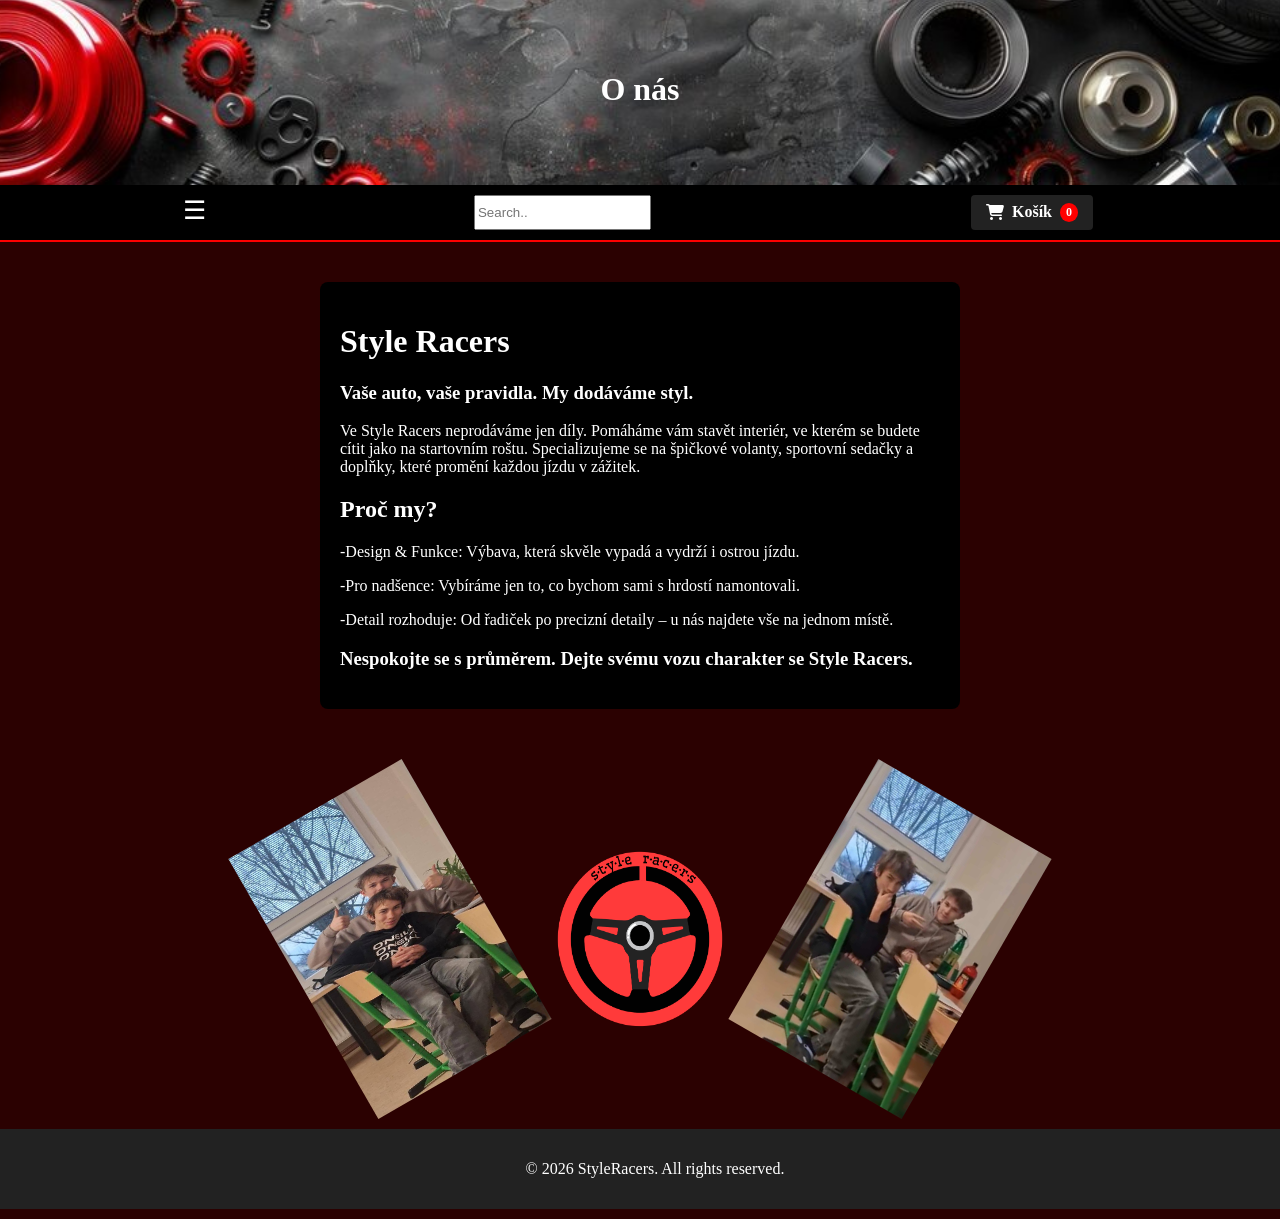
<file: indexAboutUs.html>
<!DOCTYPE html>
<html>
<head>
  <link rel="stylesheet" href="https://cdnjs.cloudflare.com/ajax/libs/font-awesome/6.4.0/css/all.min.css">
  <title>O nás</title>
  <link rel="stylesheet" href="style.css">
</head>

<body>

<header>
  <h1>O nás</h1>
</header>

<div class="topnav">
  <input type="text" id="searchInput" placeholder="Search.." onkeyup="filterEverything()" onclick="window.location.href='indexMain.html';">

  <div class="header-controls">
    <a href="cart.html" class="cart-button" id="cart-status">
      <i class="fas fa-shopping-cart"></i>
      <span class="cart-text">Košík</span>
      <span class="cart-count">0</span>
    </a>
  </div>

  <div class="burger" id="burger" onclick="toggleMenu()">
    ☰
  </div>
</div>


<div class="textaboutus">
<h1>Style Racers</h1>
  <h3>Vaše auto, vaše pravidla. My dodáváme styl.</h3>
    <p>Ve Style Racers neprodáváme jen díly.
      Pomáháme vám stavět interiér,
      ve kterém se budete cítit jako na startovním roštu.
      Specializujeme se na špičkové volanty,
      sportovní sedačky a doplňky,
      které promění každou jízdu v zážitek.</p>
<h2>Proč my?</h2>
    <p>-Design & Funkce: Výbava, která skvěle vypadá a vydrží i ostrou jízdu.</p>
    <p>-Pro nadšence: Vybíráme jen to, co bychom sami s hrdostí namontovali.</p>
    <p>-Detail rozhoduje: Od řadiček po precizní detaily – u nás najdete vše na jednom místě.</p>
  <h3>Nespokojte se s průměrem. Dejte svému vozu charakter se Style Racers.</h3>
  </div>

<div class="container-images">
  <div class="imagesaboutus">
    <img src="Main-images/18FB034D-75DA-422F-954F-84A09C735165.jpeg" alt="">
  </div>
  <div class="imagesaboutus">
    <img src="Main-images/S • T • Y • L • E R • A • C • E • R • S.png" alt="">
  </div>
  <div class="imagesaboutus">
    <img src="Main-images/C4682619-AAF4-46E5-B0EB-62435A72AB7F.jpeg" alt="">
  </div>
</div>



<nav id="menu">
  <a href="indexMain.html" class="button">
  <i class="fas fa-house"></i>domov</a>
  <a href="#" class="nav-icon">
    <i class="fas fa-newspaper"></i> novinky
  </a>
  <a href="#" class="nav-icon">
    <i class="fas fa-tags"></i> kupóny
  </a>
  <a href="#" class="nav-icon">
    <i class="fas fa-star"></i> recenze
  </a>
  <a href="indexAboutUs.html" class="btn">
    <i class="fas fa-info-circle"></i> o nás
  </a>
  <a href="#" class="nav-icon">
    <i class="fas fa-phone"></i> kontakty
  </a>
</nav>

  <footer>
    <p>© 2026 StyleRacers. All rights reserved.</p>
  </footer>

<script src="script.js"></script>
</body>


</html>
</file>
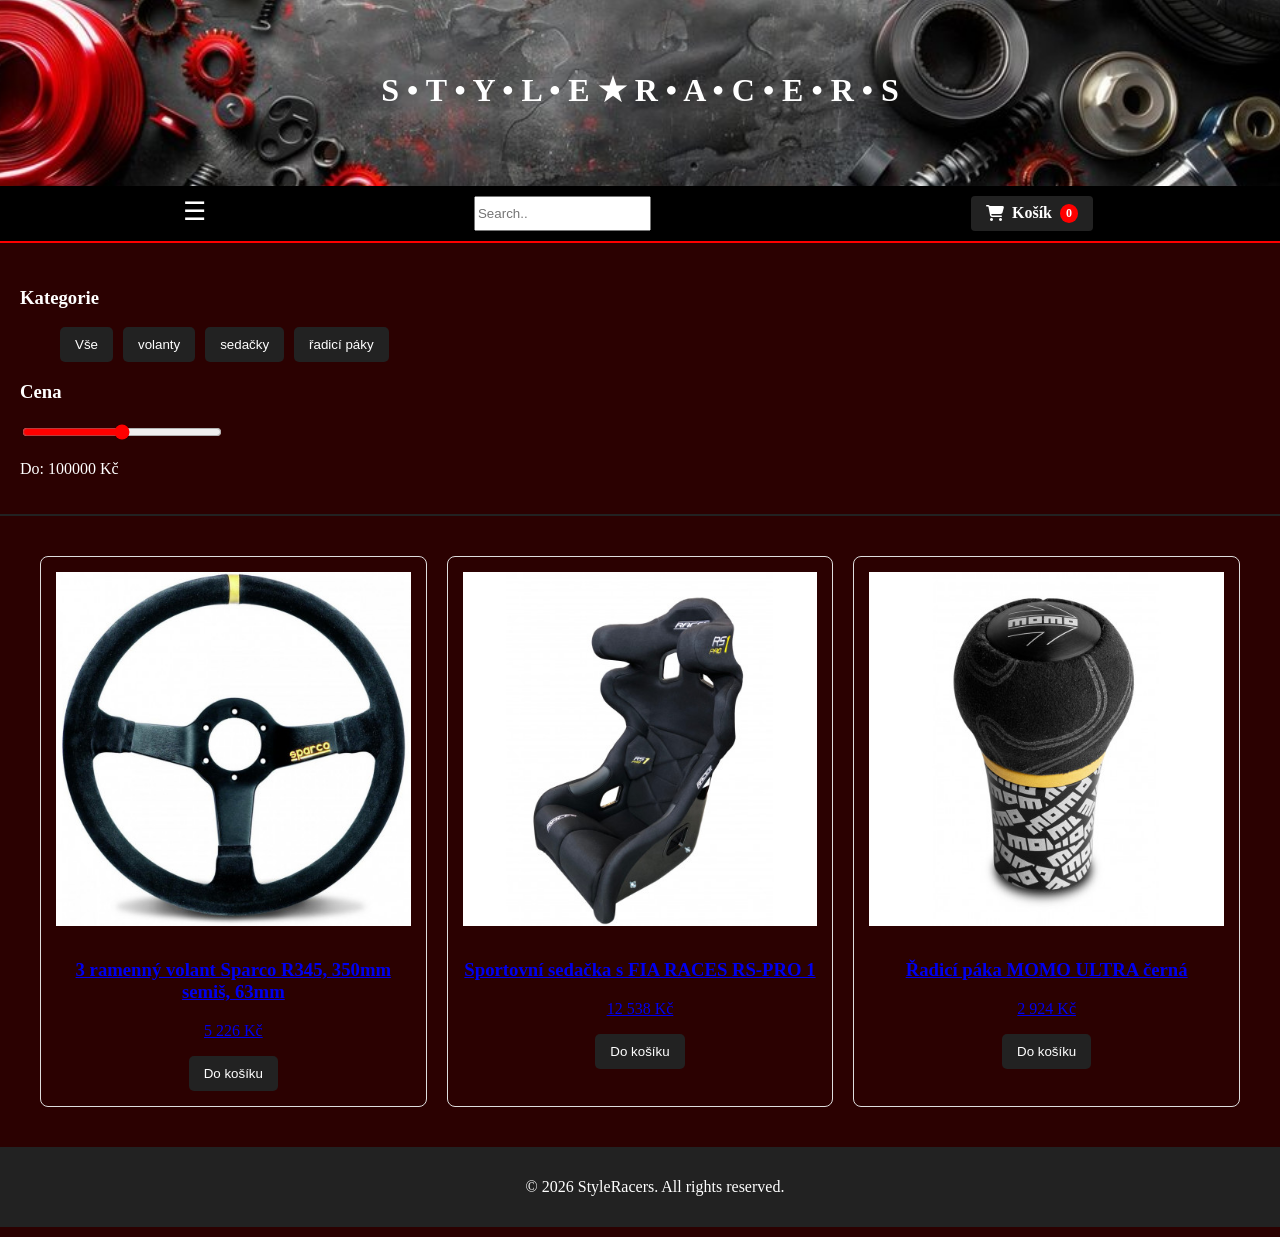
<file: indexMain.html>
<!DOCTYPE html>
<html>
<head>
  <link rel="stylesheet" href="https://cdnjs.cloudflare.com/ajax/libs/font-awesome/6.4.0/css/all.min.css">
  <title>Style Racers</title>
  <link rel="stylesheet" href="style.css">
</head>
<body>

<header>
  <h1>S • T • Y • L • E   ★    R • A • C • E • R • S</h1>


</header>

<div class="topnav">
  <input type="text" id="searchInput" placeholder="Search.." onkeyup="filterEverything()">
  
  <div class="header-controls">
    <a href="cart.html" class="cart-button" id="cart-status">
      <i class="fas fa-shopping-cart"></i>
      <span class="cart-text">Košík</span>
      <span class="cart-count">0</span>
    </a></div>

  <div class="burger" id="burger" onclick="toggleMenu()">
    ☰
  </div>

</div>

<nav id="menu">
  <a href="indexMain.html" class="button">
  <i class="fas fa-house"></i>domov</a>
  <a href="#" class="nav-icon">
    <i class="fas fa-newspaper"></i> novinky
  </a>
  <a href="#" class="nav-icon">
    <i class="fas fa-tags"></i> kupóny
  </a>
  <a href="#" class="nav-icon">
    <i class="fas fa-star"></i> recenze
  </a>
  <a href="indexAboutUs.html" class="btn">
    <i class="fas fa-info-circle"></i> o nás
  </a>
  <a href="#" class="nav-icon">
    <i class="fas fa-phone"></i> kontakty
  </a>
</nav>

<div class="filter-menu">
  <h3>Kategorie</h3>
  <ul>
    <li><button onclick="filterProduct('vse')">Vše</button></li>
    <li><button onclick="filterProduct('volanty')">volanty</button></li>
    <li><button onclick="filterProduct('sedačky')">sedačky</button></li>
    <li><button onclick="filterProduct('řadicí páky')">řadicí páky</button></li>
  </ul>

  <h3>Cena</h3>
  <input type="range" id="priceRange" min="0" max="100000" oninput="updatePrice(this.value)">
  <p>Do: <span id="priceValue">100000</span> Kč</p>
</div>

<section class="products">

  <div class="product" data-id="1" data-name="Sparco R345 Volant" data-price="5226" data-category="volanty">
    <a href="product1.html">
      <img src="Product-images/3-ramenny-volant-sparco-r345-350mm-semis-63mm.jpg" alt="Product">
      <h3>3 ramenný volant Sparco R345, 350mm semiš, 63mm</h3>
      <p>5 226 Kč</p> </a>
    <button class="add-to-cart">Do košíku</button> </div>

  <div class="product" data-id="2" data-name="Sportovní sedačka s FIA RACES RS-PRO 1" data-price="12538" data-category="sedačky">
    <a href="product2.html">
      <img src="Product-images/sportovni-sedacka-s-fia-races-rs-pro-1.jpg" alt="Product">
      <h3>Sportovní sedačka s FIA RACES RS-PRO 1</h3>
      <p>12 538 Kč</p>
    </a>
    <button class="add-to-cart">Do košíku</button>
  </div>

  <div class="product" data-id="3" data-name="Řadicí páka MOMO ULTRA černá" data-price="2924" data-category="řadicí páky">
    <a href="product3.html">
      <img src="Product-images/radici-paka-momo-ultra-cerna.jpg" alt="Product">
      <h3>Řadicí páka MOMO ULTRA černá</h3>
      <p>2 924 Kč</p>
    </a>
    <button class="add-to-cart">Do košíku</button>
  </div>

</section>

  <footer>
    <p>© 2026 StyleRacers. All rights reserved.</p>
  </footer>

<script src="script.js"></script>
</body>
</html>
</file>
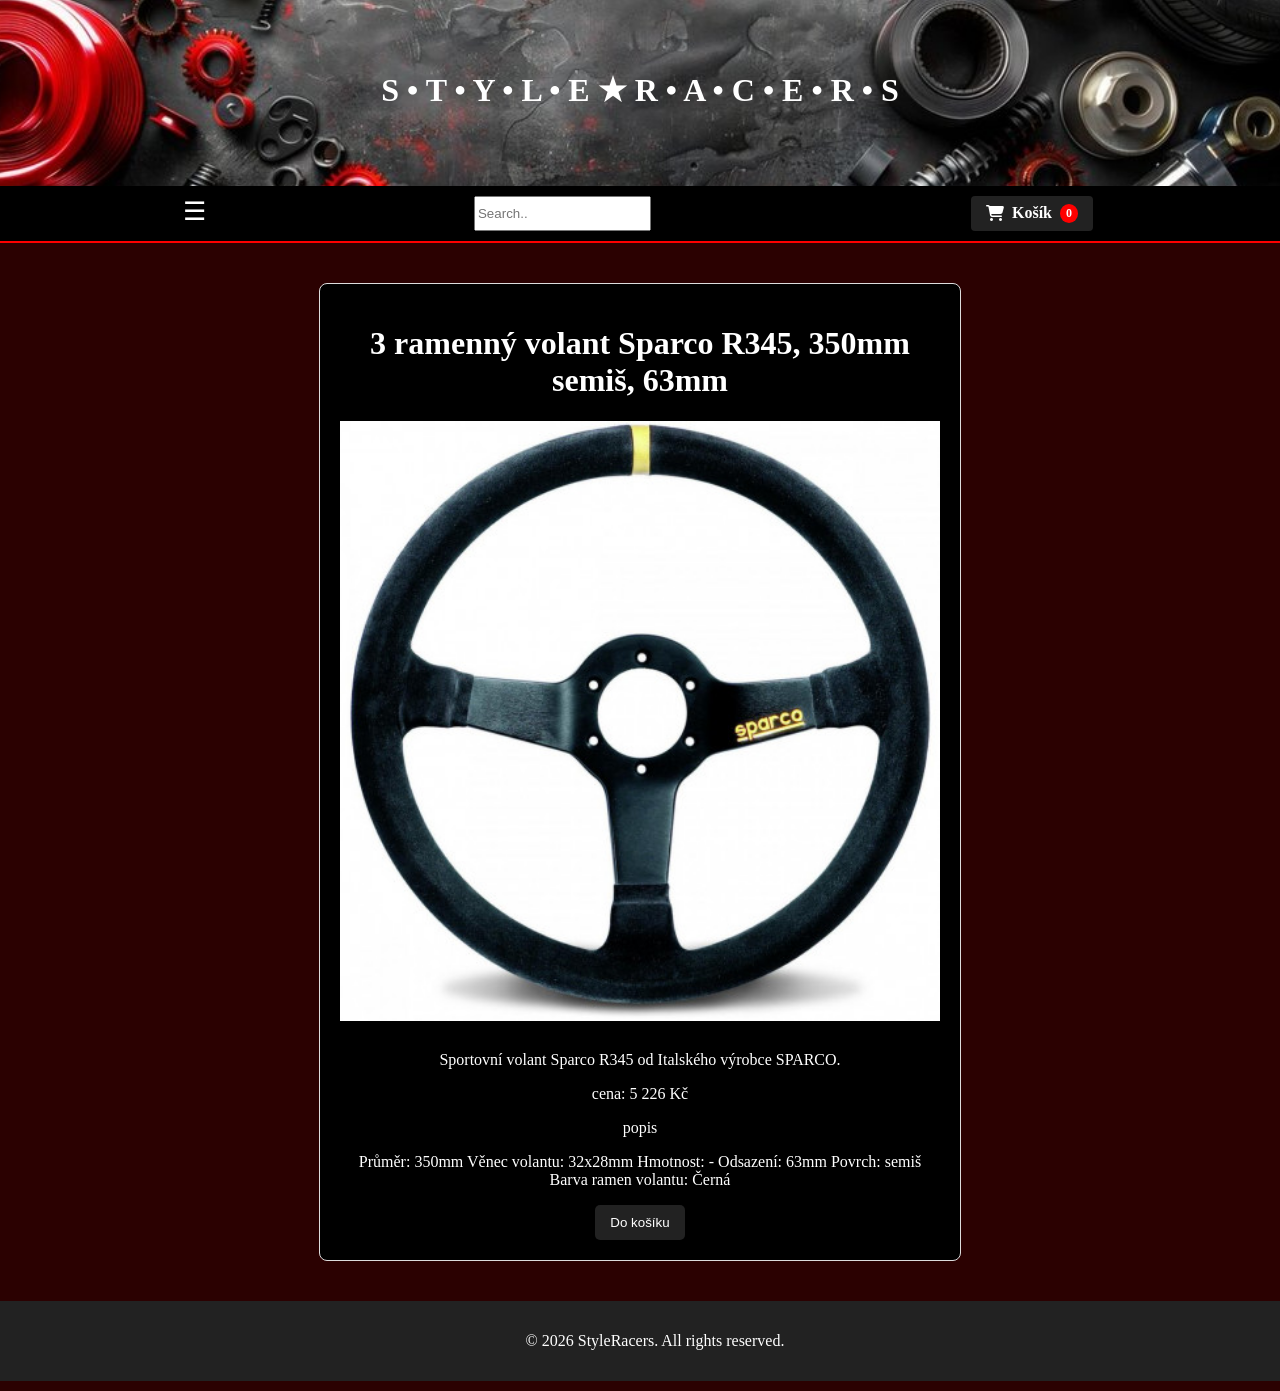
<file: product1.html>
<!DOCTYPE html>
<html>
<head>
  <link rel="stylesheet" href="https://cdnjs.cloudflare.com/ajax/libs/font-awesome/6.4.0/css/all.min.css">
  <title>3 ramenný volant Sparco R345, 350mm semiš, 63mm</title>
  <link rel="stylesheet" href="style.css">
</head>

<body>

<header>

   <h1>S • T • Y • L • E   ★    R • A • C • E • R • S</h1>



</header>

<div class="topnav">
  <input type="text" id="searchInput" placeholder="Search.." onkeyup="filterEverything()">
  
  <div class="header-controls">
    <a href="cart.html" class="cart-button" id="cart-status">
      <i class="fas fa-shopping-cart"></i>
      <span class="cart-text">Košík</span>
      <span class="cart-count">0</span>
    </a></div>

  <div class="burger" id="burger" onclick="toggleMenu()">
    ☰
  </div>

</div>

<div class="product page" data-id="1" data-name="Sparco R345 Volant" data-price="5226" data-category="volanty">
  <h1>3 ramenný volant Sparco R345, 350mm semiš, 63mm</h1>
  <img src="Product-images/3-ramenny-volant-sparco-r345-350mm-semis-63mm.jpg" alt="Product">
  <p>Sportovní volant Sparco R345 od Italského výrobce SPARCO.</p>
  <p>cena: 5 226 Kč</p>
  <div class="product-details">
  <p>popis</p>
  <p>Průměr: 350mm
Věnec volantu: 32x28mm
Hmotnost: -
Odsazení: 63mm
Povrch: semiš
Barva ramen volantu: Černá</p>
    </div>
    <button class="add-to-cart">Do košíku</button>
</div>



<nav id="menu">
  <a href="indexMain.html" class="button">
  <i class="fas fa-house"></i>domov</a>
  <a href="#" class="nav-icon">
    <i class="fas fa-newspaper"></i> novinky
  </a>
  <a href="#" class="nav-icon">
    <i class="fas fa-tags"></i> kupóny
  </a>
  <a href="#" class="nav-icon">
    <i class="fas fa-star"></i> recenze
  </a>
  <a href="indexAboutUs.html" class="btn">
    <i class="fas fa-info-circle"></i> o nás
  </a>
  <a href="#" class="nav-icon">
    <i class="fas fa-phone"></i> kontakty
  </a>
</nav>

  <footer>
    <p>© 2026 StyleRacers. All rights reserved.</p>
  </footer>

<script src="script.js"></script>
</body>
</html>

</body>


</html>
</file>
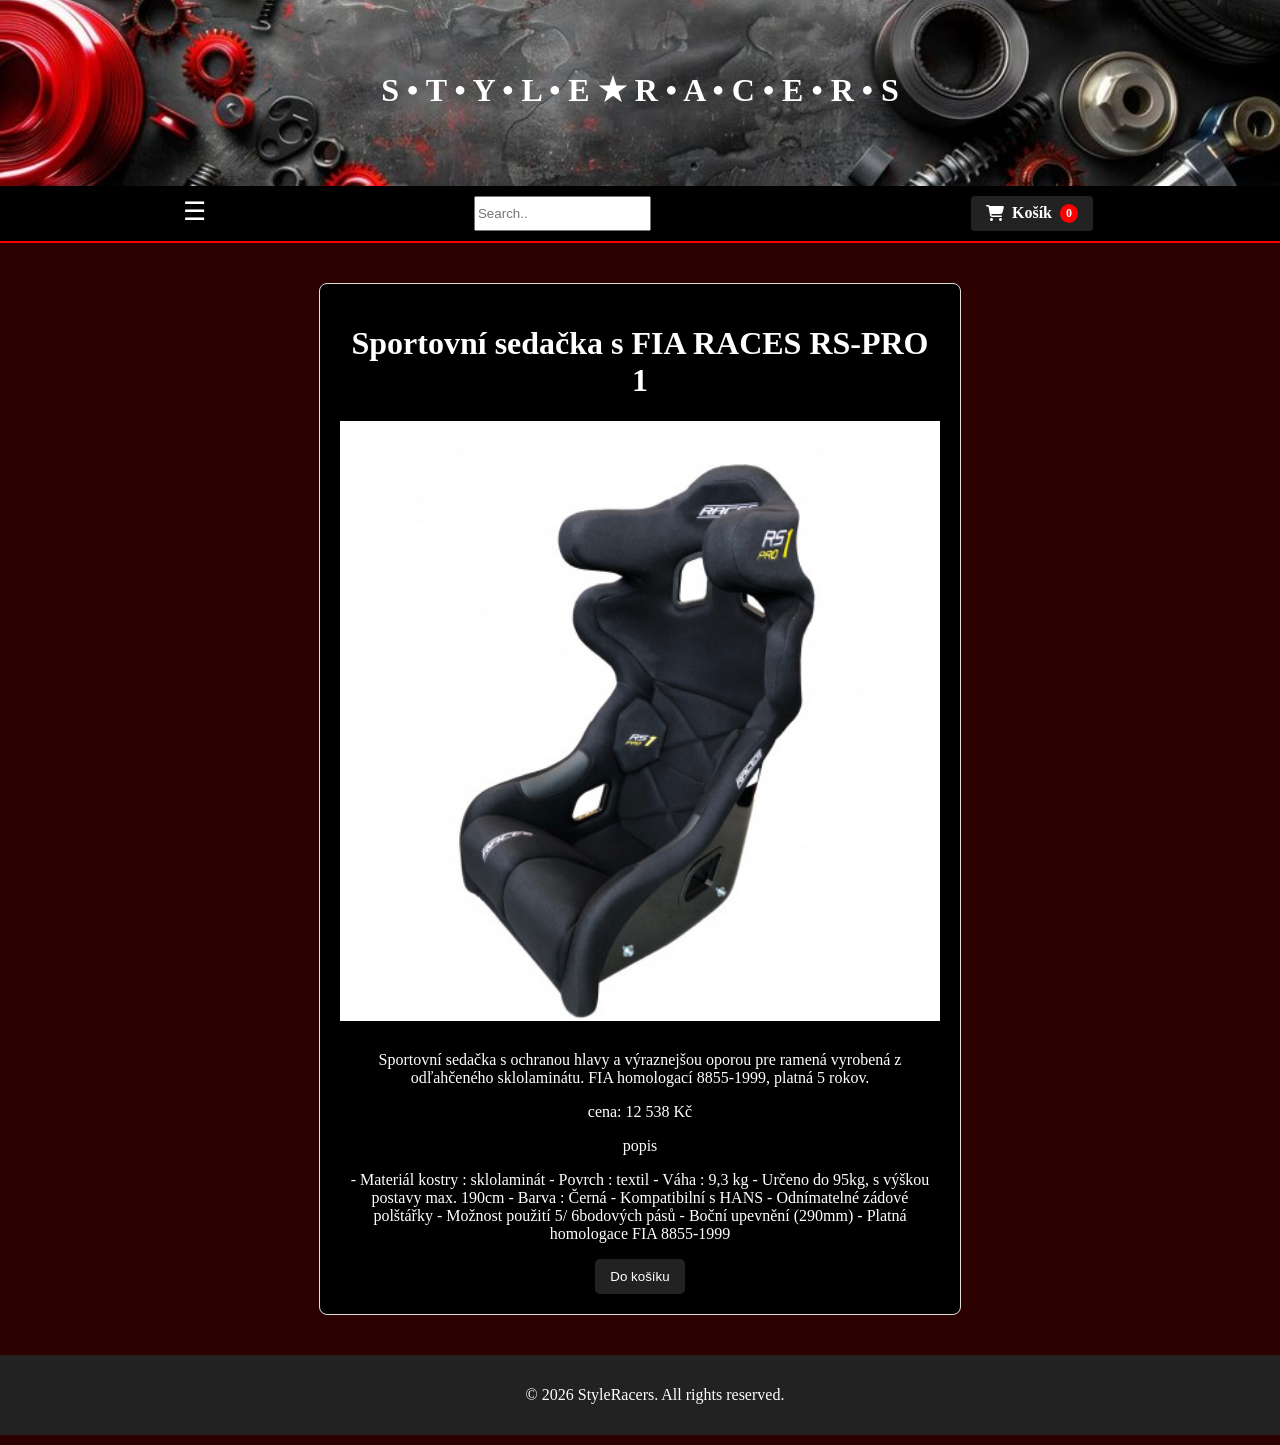
<file: product2.html>
<!DOCTYPE html>
<html>
<head>
  <link rel="stylesheet" href="https://cdnjs.cloudflare.com/ajax/libs/font-awesome/6.4.0/css/all.min.css">
  <title>Sportovní sedačka s FIA RACES RS-PRO 1</title>
  <link rel="stylesheet" href="style.css">
</head>

<body>

<header>

   <h1>S • T • Y • L • E   ★    R • A • C • E • R • S</h1>



</header>

<div class="topnav">
  <input type="text" id="searchInput" placeholder="Search.." onkeyup="filterEverything()">
  
  <div class="header-controls">
    <a href="cart.html" class="cart-button" id="cart-status">
      <i class="fas fa-shopping-cart"></i>
      <span class="cart-text">Košík</span>
      <span class="cart-count">0</span>
    </a></div>

  <div class="burger" id="burger" onclick="toggleMenu()">
    ☰
  </div>

</div>

<div class="product page" data-id="2" data-name="Sportovní sedačka s FIA RACES RS-PRO 1" data-price="12 538 Kč" data-category="sedačky">
  <h1>Sportovní sedačka s FIA RACES RS-PRO 1</h1>
  <img src="Product-images/sportovni-sedacka-s-fia-races-rs-pro-1.jpg" alt="Product">
  <p>Sportovní sedačka s ochranou hlavy a výraznejšou oporou pre ramená vyrobená z odľahčeného sklolaminátu. FIA homologací 8855-1999, platná 5 rokov. </p>
  <p>cena: 12 538 Kč</p>
  <div class="product-details">
  <p>popis</p>
  <p>- Materiál kostry : sklolaminát

- Povrch : textil

- Váha : 9,3 kg

- Určeno do 95kg, s výškou postavy max. 190cm

- Barva : Černá

- Kompatibilní s HANS

- Odnímatelné zádové polštářky

- Možnost použití 5/ 6bodových pásů

- Boční upevnění (290mm)

- Platná homologace FIA 8855-1999</p>
    </div>
    <button class="add-to-cart">Do košíku</button>
</div>



<nav id="menu">
  <a href="indexMain.html" class="button">
  <i class="fas fa-house"></i>domov</a>
  <a href="#" class="nav-icon">
    <i class="fas fa-newspaper"></i> novinky
  </a>
  <a href="#" class="nav-icon">
    <i class="fas fa-tags"></i> kupóny
  </a>
  <a href="#" class="nav-icon">
    <i class="fas fa-star"></i> recenze
  </a>
  <a href="indexAboutUs.html" class="btn">
    <i class="fas fa-info-circle"></i> o nás
  </a>
  <a href="#" class="nav-icon">
    <i class="fas fa-phone"></i> kontakty
  </a>
</nav>

  <footer>
    <p>© 2026 StyleRacers. All rights reserved.</p>
  </footer>

<script src="script.js"></script>
</body>
</html>

</body>


</html>
</file>
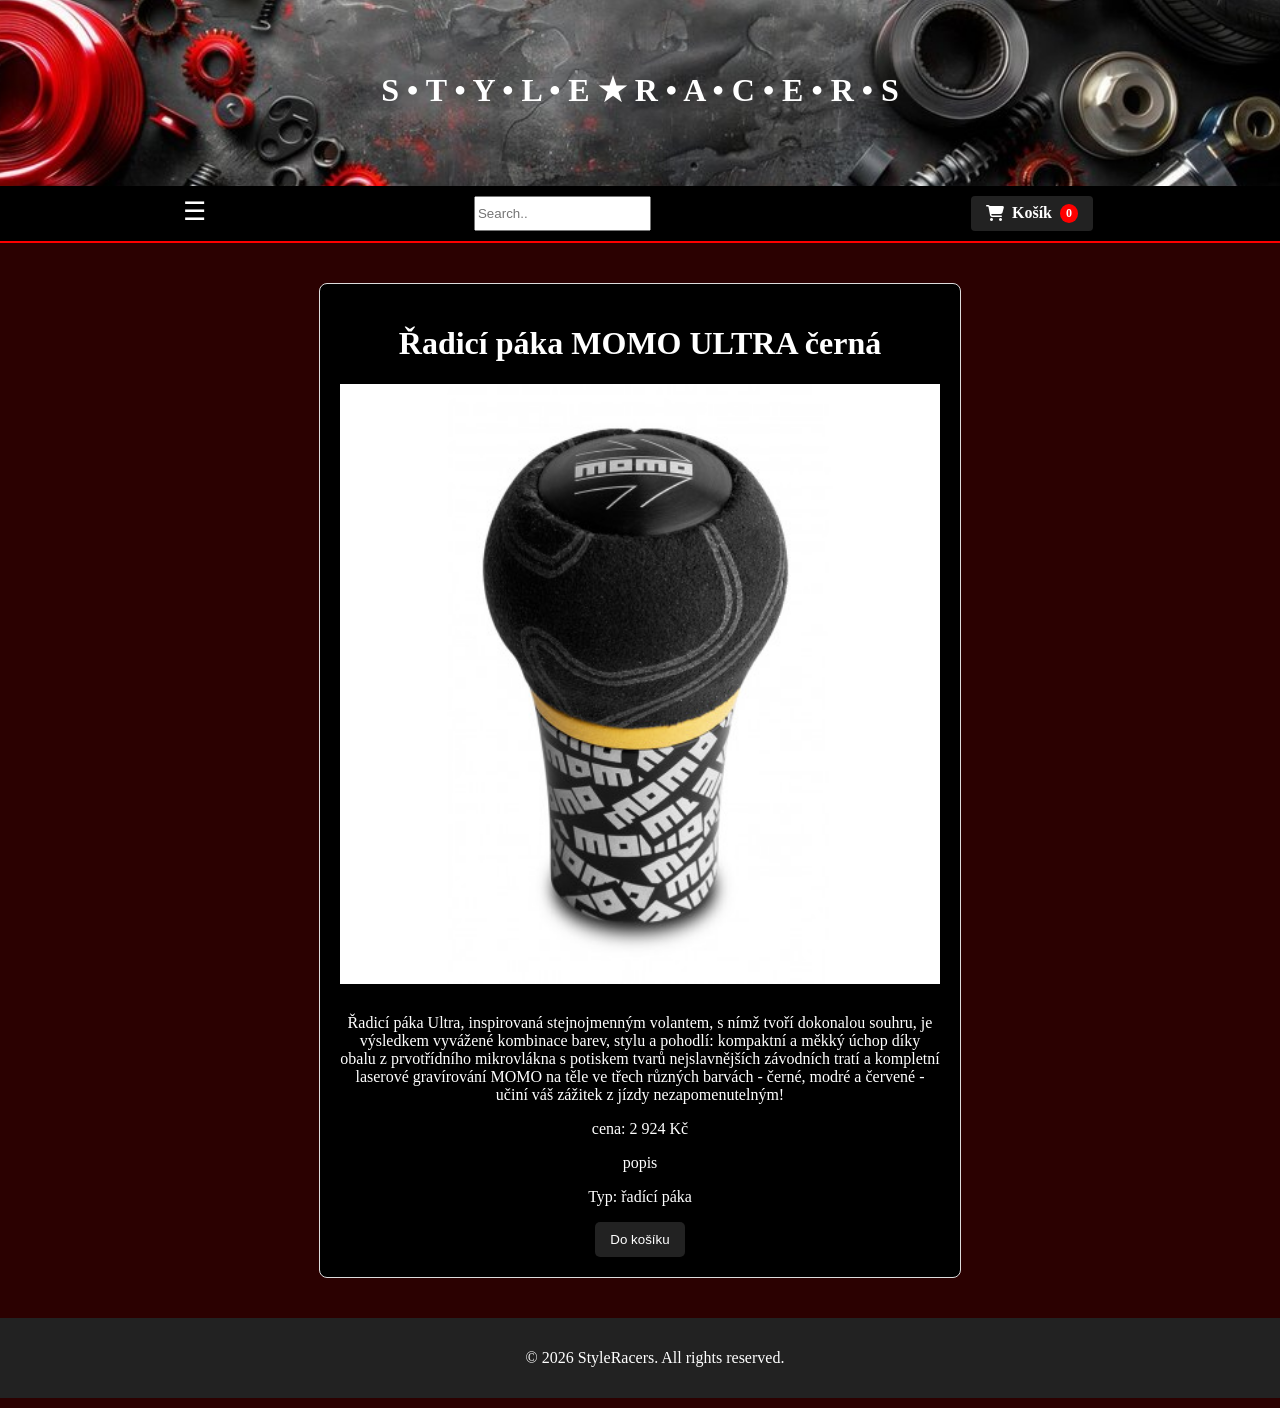
<file: product3.html>
<!DOCTYPE html>
<html>
<head>
  <link rel="stylesheet" href="https://cdnjs.cloudflare.com/ajax/libs/font-awesome/6.4.0/css/all.min.css">
  <title>3 ramenný volant Sparco R345, 350mm semiš, 63mm</title>
  <link rel="stylesheet" href="style.css">
</head>

<body>

<header>

  
   <h1>S • T • Y • L • E   ★    R • A • C • E • R • S</h1>
   
</header>

<div class="topnav">
  <input type="text" id="searchInput" placeholder="Search.." onkeyup="filterEverything()">
  
  <div class="header-controls">
    <a href="cart.html" class="cart-button" id="cart-status">
      <i class="fas fa-shopping-cart"></i>
      <span class="cart-text">Košík</span>
      <span class="cart-count">0</span>
    </a></div>

  <div class="burger" id="burger" onclick="toggleMenu()">
    ☰
  </div>

</div>

<div class="product page" data-id="3" data-name="MOMO ULTRA Gear Knob" data-price="2924" data-category="řadicí páky">
  <h1>Řadicí páka MOMO ULTRA černá</h1>
  <img src="Product-images/radici-paka-momo-ultra-cerna.jpg">
  <p>Řadicí páka Ultra, inspirovaná stejnojmenným volantem, s nímž tvoří dokonalou souhru, je výsledkem vyvážené kombinace barev, stylu a pohodlí: kompaktní a měkký úchop díky obalu z prvotřídního mikrovlákna s potiskem tvarů nejslavnějších závodních tratí a kompletní laserové gravírování MOMO na těle ve třech různých barvách - černé, modré a červené - učiní váš zážitek z jízdy nezapomenutelným!</p>
  <p>cena: 2 924 Kč</p>
  <div class="product-details">
  <p>popis</p>
  <p>Typ: řadící páka</p>
    </div>
    <button class="add-to-cart">Do košíku</button>
</div>



<nav id="menu">
  <a href="indexMain.html" class="button">
  <i class="fas fa-house"></i>domov</a>
  <a href="#" class="nav-icon">
    <i class="fas fa-newspaper"></i> novinky
  </a>
  <a href="#" class="nav-icon">
    <i class="fas fa-tags"></i> kupóny
  </a>
  <a href="#" class="nav-icon">
    <i class="fas fa-star"></i> recenze
  </a>
  <a href="indexAboutUs.html" class="btn">
    <i class="fas fa-info-circle"></i> o nás
  </a>
  <a href="#" class="nav-icon">
    <i class="fas fa-phone"></i> kontakty
  </a>
</nav>

  <footer>
    <p>© 2026 StyleRacers. All rights reserved.</p>
  </footer>

<script src="script.js"></script>
</body>
</html>

</body>


</html>
</file>
<file: style.css>
{
  margin: 0;
  padding: 0;
  box-sizing: border-box;
  font-family: 'Courier New', monospace;
}

body {
  background: rgb(43, 1, 1);
  flex-direction: column;
  min-height: 100vh; 
  margin: 0;
}

section.products {
    flex: 1;
}

/* Header */
header {
  background-image: url('Main-images/360_F_745188744_KMNjnw02jUJVS2vCD3VRkDiIiiug3s64.jpg'); 
  text-align: center;
  padding: 60px 40px;
  color: white;
  background-size: cover;
  background-position: center;
  background-repeat: no-repeat;
  margin: -10px -10px;
}

.header-controls {
  display: flex;
  align-items: right;
  gap: 15px;
}
.cart-button {
  transform: translateX(320px);
  margin-left: auto;
  margin-right: 10px;
  display: flex;
  align-items: center;
  gap: 8px;
  background: #222;
  color: white;
  text-decoration: none;
  padding: 8px 15px;
  border-radius: 4px;
  font-weight: bold;
}
.cart-button:hover {
  background: #555;
}
.cart-count {
  background: red;
  color: white;
  border-radius: 50%;
  padding: 2px 6px;
  font-size: 12px;
}

.burger {
  transform: translateX(-600px);
  font-size: 26px;
  cursor: pointer;
  display: block;
  z-index: 1000;
  color: rgb(255, 255, 255);
}

.topnav {
  background: black;
  padding: 10px 20px;
  display: flex;
  justify-content: center;
  margin: 5px -10px;
  border-bottom: 2px solid red;
}
  
nav {
  position: absolute; 
  top: 240px;         
  left: -260px;       
  width: 250px;
  height: auto;       
  background: black;
  padding: -5px;
  display: flex;
  flex-direction: column;
  transition: 0.3s;
  z-index: 900;
  border-bottom: 2px solid red;
}

nav a {
  color: white;
  text-decoration: none;
  padding: 10px 20px;
}

nav.active {
  left: -10px;       
}

nav a:hover {
  text-decoration: underline;
}

.filter-menu {
  color: white;
  border-bottom: #222 2px solid;
  flex-direction: column; 
  padding: 20px;
  align-items: center;
}

.filter-menu ul {
    list-style: none;
    display: flex;
    gap: 10px;
    margin-bottom: 15px;
}

#priceRange {
    width: 200px;
    accent-color: red; 
}

/* Product Section */
.products {
  display: grid;
  grid-template-columns: repeat(auto-fit, minmax(200px, 1fr));
  gap: 20px;
  padding: 40px;
}

/* Product Card */
.product {
  border: 1px solid #ddd;
  padding: 15px;
  text-align: center;
  border-radius: 8px;
  transition: 0.3s;
  color: white;
}

.product:hover {
  box-shadow: 0 4px 12px rgba(0,0,0,0.2);
}

.product img {
  width: 100%;
  margin-bottom: 10px;
}

button {
  background: #222;
  color: white;
  border: none;
  padding: 10px 15px;
  cursor: pointer;
  border-radius: 5px;
}

button:hover {
  background: #555;
}

footer {
  background: #222;
  color: white;
  text-align: center;
  padding: 15px;
  width: 100%;
}

.textaboutus {
  color: white;
  max-width: 600px;
  margin: 40px auto;
  background: #000000;
  padding: 20px;
  border-radius: 8px;
}

.product.page {
  max-width: 600px;
  margin: 40px auto;
  background: #000000;
  padding: 20px;
  border-radius: 8px;
}

.productdetails {
  text-align: left;
  gap: 20px;
}

.imagesaboutus {
  height: 300px;
  display: flex;
  justify-content: center;
  margin: 40px 15px;
  padding: 0px;
  object-fit: cover;
}

.container-images {
  display: flex;
  gap: 20px;
  justify-content: center; 
  align-items: center;
}

.imagesaboutus {
  width: 200px; 
}

.imagesaboutus img {
  width: 100%;
  height: auto;
}

.imagesaboutus:nth-of-type(1) {
  transform: rotate(-30deg);
}

.imagesaboutus:nth-of-type(2) {
  transform: rotate(0deg);
}

.imagesaboutus:nth-of-type(3) {
  transform: rotate(30deg);
}


.cart-wrapper {
  max-width: 800px;
  margin: 40px auto;
  background: #000; 
  padding: 30px;
  border-radius: 8px;
  color: white;
  border: 1px solid #333;
}

.cart-wrapper h2 {
  background:black;
  border-bottom: 2px solid red;
  padding: 10px;
  text-transform: uppercase;
  letter-spacing: 2px;
  color: white;
  height: 50px;
}

.cart-table {
  width: 100%;
  border-collapse: collapse;
  margin-top: 20px;
}

.cart-table th {
  text-align: left;
  color: #888;
  text-transform: uppercase;
  font-size: 0.8rem;
  padding: 10px;
  border-bottom: 1px solid #222;
}

.cart-table td {
  color: white;
  padding: 15px 10px;
  border-bottom: 1px solid #222;
  vertical-align: middle;
}

.cart-summary {
  color: white;
  margin-top: 30px;
  padding-top: 20px;
  text-align: right;
  font-size: 1.3rem;
  border-top: 2px solid #222;
}

.total-price-value {
  color: red;
  font-weight: bold;
  margin-left: 10px;
}

.remove-btn {
  background: #cc0000;
  color: white;
  padding: 5px 12px;
  font-size: 0.75rem;
  border-radius: 4px;
  transition: background 0.2s;
}

.remove-btn:hover {
  background: #ff0000;
}

.action-btns {
  display: flex;
  justify-content: space-between;
  margin-top: 30px;
  gap: 15px;
}

.empty-msg {
  text-align: center;
  padding: 60px 20px;
}

.empty-msg p {
  font-size: 1.2rem;
  color: #666;
}

.empty-msg a {
  display: inline-block;
  margin-top: 20px;
  color: red;
  text-decoration: none;
  font-weight: bold;
  border: 1px solid red;
  padding: 10px 20px;
  transition: 0.3s;
}

.empty-msg a:hover {
  background: red;
  color: white;
}
</file>
